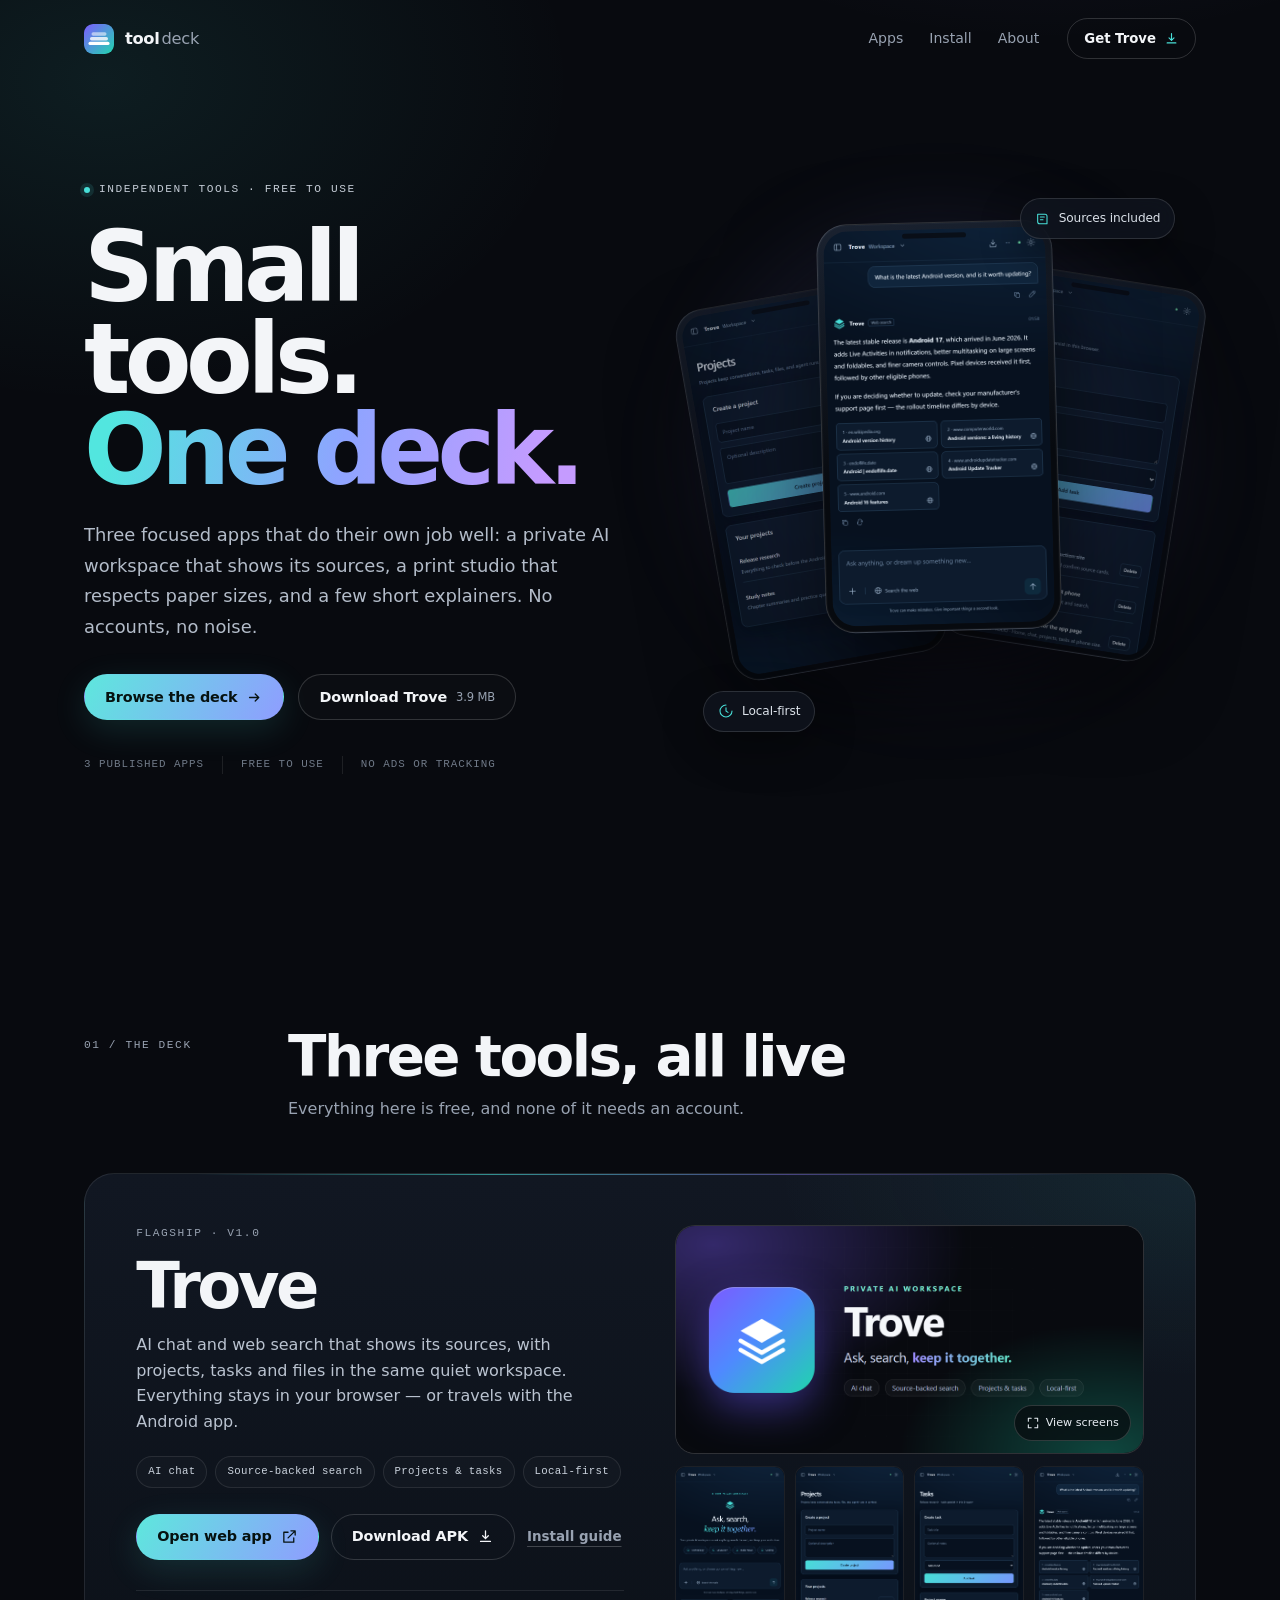
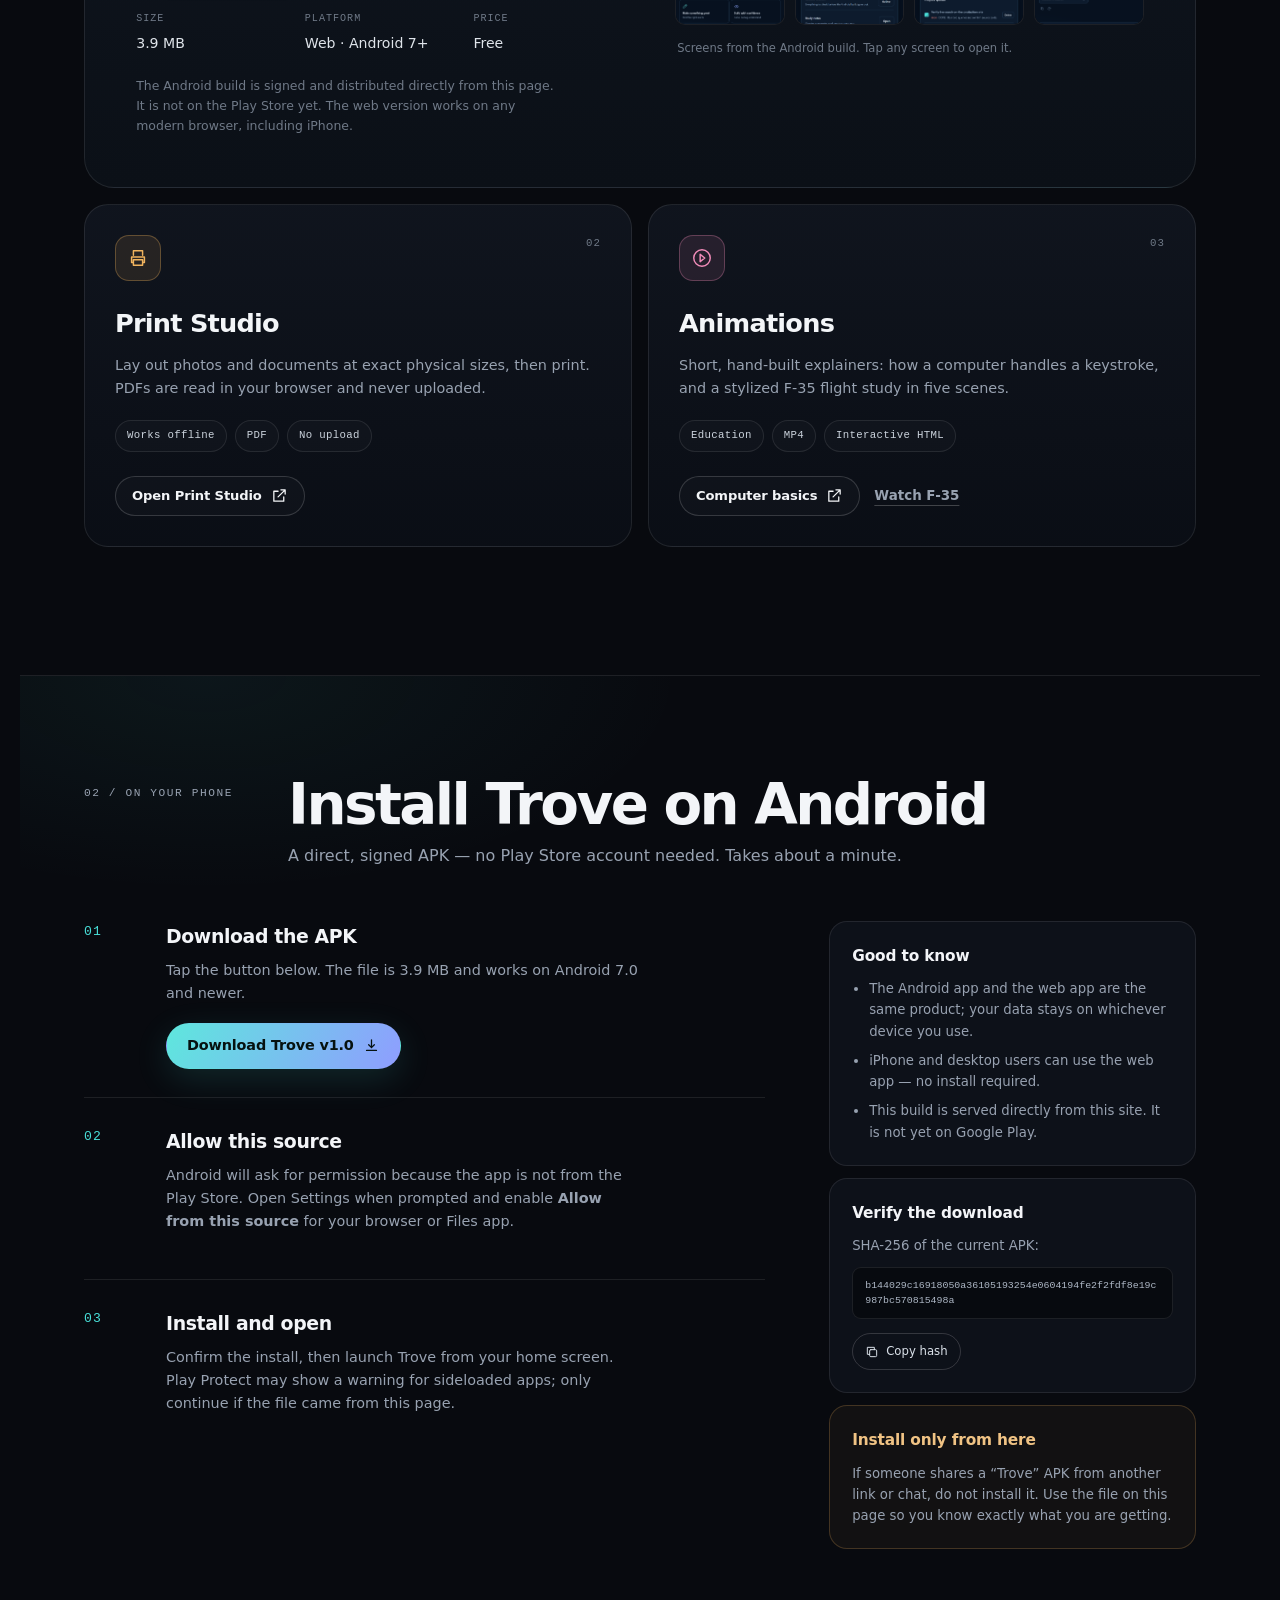
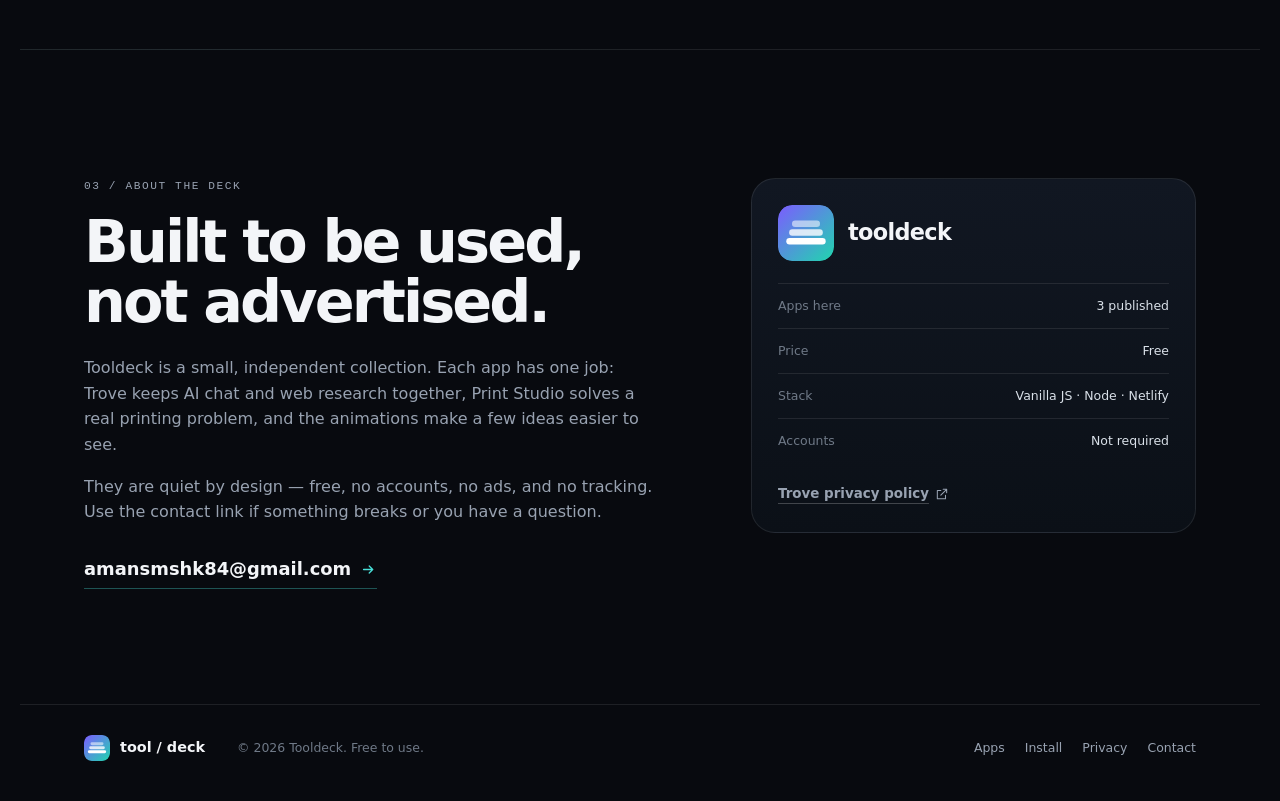
<file: index.html>
<!doctype html>
<html lang="en">
<head>
  <meta charset="utf-8">
  <meta name="viewport" content="width=device-width, initial-scale=1">
  <title>Tooldeck — small tools, one deck</title>
  <meta name="description" content="Tooldeck is a small collection of independent, free tools: Trove for private AI chat and source-backed search, Print Studio for exact-size printing, and short explainer animations.">
  <meta name="theme-color" content="#080a0f">
  <link rel="canonical" href="https://aman-sys-code.github.io/aman-apps/">
  <link rel="icon" href="assets/tooldeck-mark.svg" type="image/svg+xml">
  <link rel="apple-touch-icon" href="assets/trove-icon-512.png">
  <meta property="og:type" content="website">
  <meta property="og:site_name" content="Tooldeck">
  <meta property="og:title" content="Tooldeck — small tools, one deck">
  <meta property="og:description" content="A private AI workspace with sources, an offline print studio, and short explainers. Free, focused, no account needed.">
  <meta property="og:url" content="https://aman-sys-code.github.io/aman-apps/">
  <meta property="og:image" content="https://aman-sys-code.github.io/aman-apps/assets/trove-feature.png">
  <meta property="og:image:width" content="1024">
  <meta property="og:image:height" content="500">
  <meta name="twitter:card" content="summary_large_image">
  <meta name="twitter:title" content="Tooldeck — small tools, one deck">
  <meta name="twitter:description" content="A private AI workspace with sources, an offline print studio, and short explainers.">
  <meta name="twitter:image" content="https://aman-sys-code.github.io/aman-apps/assets/trove-feature.png">
  <link rel="stylesheet" href="styles.css">
  <script type="application/ld+json">
  {
    "@context": "https://schema.org",
    "@type": "ItemList",
    "name": "Tooldeck",
    "url": "https://aman-sys-code.github.io/aman-apps/",
    "itemListElement": [
      {
        "@type": "ListItem",
        "position": 1,
        "item": {
          "@type": "SoftwareApplication",
          "name": "Trove",
          "applicationCategory": "ProductivityApplication",
          "operatingSystem": "Web, Android",
          "description": "A private workspace for AI chat, source-backed web search, projects, tasks and files.",
          "offers": { "@type": "Offer", "price": "0", "priceCurrency": "INR" },
          "url": "https://dazzling-daffodil-7eb85a.netlify.app/"
        }
      },
      {
        "@type": "ListItem",
        "position": 2,
        "item": {
          "@type": "SoftwareApplication",
          "name": "Print Studio",
          "applicationCategory": "UtilitiesApplication",
          "operatingSystem": "Web",
          "description": "An offline tool for laying out photos and documents at exact physical print sizes.",
          "offers": { "@type": "Offer", "price": "0", "priceCurrency": "INR" },
          "url": "https://aman-sys-code.github.io/aman-apps/apps/print-studio/"
        }
      },
      {
        "@type": "ListItem",
        "position": 3,
        "item": {
          "@type": "SoftwareApplication",
          "name": "Animations",
          "applicationCategory": "EducationalApplication",
          "operatingSystem": "Web",
          "description": "Short, hand-built explainers on how computers work and a stylized F-35 flight study.",
          "offers": { "@type": "Offer", "price": "0", "priceCurrency": "INR" },
          "url": "https://aman-sys-code.github.io/aman-apps/apps/animations/computer-basics.html"
        }
      }
    ]
  }
  </script>
</head>
<body>
  <a class="skip-link" href="#main">Skip to content</a>

  <header class="site-head" id="site-head">
    <a class="brand" href="#top" aria-label="Tooldeck home">
      <img src="assets/tooldeck-mark.svg" alt="" width="30" height="30">
      <span>tool<em>deck</em></span>
    </a>
    <nav class="site-nav" aria-label="Main">
      <a href="#apps">Apps</a>
      <a href="#install">Install</a>
      <a href="#about">About</a>
    </nav>
    <a class="head-cta" href="apps/trove.apk" download>
      Get Trove
      <svg viewBox="0 0 24 24" aria-hidden="true"><path d="M12 4v11m-4-4 4 4 4-4M5 19h14"/></svg>
    </a>
  </header>

  <main id="main">
    <section class="hero" id="top">
      <div class="hero-copy">
        <p class="eyebrow"><span class="pulse"></span> Independent tools · free to use</p>
        <h1>Small tools.<br><span class="grad">One deck.</span></h1>
        <p class="lede">Three focused apps that do their own job well: a private AI workspace that shows its sources, a print studio that respects paper sizes, and a few short explainers. No accounts, no noise.</p>
        <div class="hero-actions">
          <a class="btn btn-primary" href="#apps">
            Browse the deck
            <svg viewBox="0 0 24 24" aria-hidden="true"><path d="M5 12h13m-5-5 5 5-5 5"/></svg>
          </a>
          <a class="btn btn-ghost" href="apps/trove.apk" download>
            Download Trove
            <span class="btn-note">3.9 MB</span>
          </a>
        </div>
        <ul class="hero-meta">
          <li>3 published apps</li>
          <li>Free to use</li>
          <li>No ads or tracking</li>
        </ul>
      </div>

      <div class="hero-visual" aria-hidden="true">
        <div class="glow"></div>
        <figure class="phone phone-left">
          <img src="assets/screenshots/03.png" alt="" width="900" height="1600" loading="lazy">
        </figure>
        <figure class="phone phone-main">
          <img src="assets/screenshots/02.png" alt="" width="900" height="1600">
        </figure>
        <figure class="phone phone-right">
          <img src="assets/screenshots/04.png" alt="" width="900" height="1600" loading="lazy">
        </figure>
        <span class="float-chip chip-one">
          <svg viewBox="0 0 24 24"><path d="M4 5h11a3 3 0 0 1 3 3v11H7a3 3 0 0 1-3-3zM8 9h6M8 13h4"/></svg>
          Sources included
        </span>
        <span class="float-chip chip-two">
          <svg viewBox="0 0 24 24"><path d="M12 3a9 9 0 1 0 9 9M12 7v5l3 2"/></svg>
          Local-first
        </span>
      </div>
    </section>

    <section class="section" id="apps">
      <header class="section-head reveal">
        <p class="index-label">01 / The deck</p>
        <div>
          <h2>Three tools, all live</h2>
          <p>Everything here is free, and none of it needs an account.</p>
        </div>
      </header>

      <article class="feature reveal" id="trove">
        <div class="feature-copy">
          <p class="index-label">Flagship · v1.0</p>
          <h3>Trove</h3>
          <p class="feature-lede">AI chat and web search that shows its sources, with projects, tasks and files in the same quiet workspace. Everything stays in your browser — or travels with the Android app.</p>
          <ul class="chips">
            <li>AI chat</li>
            <li>Source-backed search</li>
            <li>Projects &amp; tasks</li>
            <li>Local-first</li>
          </ul>
          <div class="actions">
            <a class="btn btn-primary" href="https://dazzling-daffodil-7eb85a.netlify.app" target="_blank" rel="noopener">
              Open web app
              <svg viewBox="0 0 24 24" aria-hidden="true"><path d="M14 4h6v6M20 4 10 14M18 14v6H4V6h6"/></svg>
            </a>
            <a class="btn btn-outline" href="apps/trove.apk" download>
              Download APK
              <svg viewBox="0 0 24 24" aria-hidden="true"><path d="M12 4v11m-4-4 4 4 4-4M5 19h14"/></svg>
            </a>
            <a class="text-link" href="#install">Install guide</a>
          </div>
          <dl class="facts">
            <div><dt>Size</dt><dd>3.9 MB</dd></div>
            <div><dt>Platform</dt><dd>Web · Android 7+</dd></div>
            <div><dt>Price</dt><dd>Free</dd></div>
          </dl>
          <p class="fineprint">The Android build is signed and distributed directly from this page. It is not on the Play Store yet. The web version works on any modern browser, including iPhone.</p>
        </div>

        <div class="feature-gallery">
          <button class="screen-main" type="button" data-shot="assets/screenshots/02.png" data-caption="Chat with sources — Trove">
            <img src="assets/trove-feature.png" alt="Trove artwork: ask, search, keep it together" width="1024" height="500">
            <span class="expand-hint">
              <svg viewBox="0 0 24 24" aria-hidden="true"><path d="M9 4H4v5M15 4h5v5M9 20H4v-5M15 20h5v-5"/></svg>
              View screens
            </span>
          </button>
          <div class="screen-strip" role="group" aria-label="More Trove screenshots">
            <button type="button" data-shot="assets/screenshots/01.png" data-caption="The start of a session — Trove"><img src="assets/screenshots/01.png" alt="Trove home screen" width="900" height="1600" loading="lazy"></button>
            <button type="button" data-shot="assets/screenshots/03.png" data-caption="Projects — Trove"><img src="assets/screenshots/03.png" alt="Trove projects screen" width="900" height="1600" loading="lazy"></button>
            <button type="button" data-shot="assets/screenshots/04.png" data-caption="Tasks — Trove"><img src="assets/screenshots/04.png" alt="Trove tasks screen" width="900" height="1600" loading="lazy"></button>
            <button type="button" data-shot="assets/screenshots/02.png" data-caption="Chat with sources — Trove"><img src="assets/screenshots/02.png" alt="Trove chat answer with source cards" width="900" height="1600" loading="lazy"></button>
          </div>
          <p class="gallery-note">Screens from the Android build. Tap any screen to open it.</p>
        </div>
      </article>

      <div class="app-grid">
        <article class="app-card reveal" style="--accent:#f0b35e">
          <div class="card-top">
            <span class="glyph" aria-hidden="true">
              <svg viewBox="0 0 24 24"><path d="M7 9V4h10v5M7 17H5v-6h14v6h-2M7 14h10v6H7z"/></svg>
            </span>
            <span class="card-index">02</span>
          </div>
          <h3>Print Studio</h3>
          <p>Lay out photos and documents at exact physical sizes, then print. PDFs are read in your browser and never uploaded.</p>
          <ul class="chips"><li>Works offline</li><li>PDF</li><li>No upload</li></ul>
          <div class="card-actions">
            <a class="btn btn-small" href="apps/print-studio/" target="_blank" rel="noopener">
              Open Print Studio
              <svg viewBox="0 0 24 24" aria-hidden="true"><path d="M14 4h6v6M20 4 10 14M18 14v6H4V6h6"/></svg>
            </a>
          </div>
        </article>

        <article class="app-card reveal" style="--accent:#f08bb8">
          <div class="card-top">
            <span class="glyph" aria-hidden="true">
              <svg viewBox="0 0 24 24"><circle cx="12" cy="12" r="9"/><path d="m10 8 5 4-5 4z"/></svg>
            </span>
            <span class="card-index">03</span>
          </div>
          <h3>Animations</h3>
          <p>Short, hand-built explainers: how a computer handles a keystroke, and a stylized F-35 flight study in five scenes.</p>
          <ul class="chips"><li>Education</li><li>MP4</li><li>Interactive HTML</li></ul>
          <div class="card-actions">
            <a class="btn btn-small" href="apps/animations/computer-basics.html" target="_blank" rel="noopener">
              Computer basics
              <svg viewBox="0 0 24 24" aria-hidden="true"><path d="M14 4h6v6M20 4 10 14M18 14v6H4V6h6"/></svg>
            </a>
            <a class="text-link" href="apps/animations/f35-lightning-ii.mp4" target="_blank" rel="noopener">Watch F-35</a>
          </div>
        </article>
      </div>
    </section>

    <section class="section install" id="install">
      <header class="section-head reveal">
        <p class="index-label">02 / On your phone</p>
        <div>
          <h2>Install Trove on Android</h2>
          <p>A direct, signed APK — no Play Store account needed. Takes about a minute.</p>
        </div>
      </header>

      <div class="install-layout">
        <ol class="install-steps reveal">
          <li>
            <span class="step-num">01</span>
            <div>
              <h3>Download the APK</h3>
              <p>Tap the button below. The file is 3.9 MB and works on Android 7.0 and newer.</p>
              <a class="btn btn-primary" href="apps/trove.apk" download>
                Download Trove v1.0
                <svg viewBox="0 0 24 24" aria-hidden="true"><path d="M12 4v11m-4-4 4 4 4-4M5 19h14"/></svg>
              </a>
            </div>
          </li>
          <li>
            <span class="step-num">02</span>
            <div>
              <h3>Allow this source</h3>
              <p>Android will ask for permission because the app is not from the Play Store. Open Settings when prompted and enable <strong>Allow from this source</strong> for your browser or Files app.</p>
            </div>
          </li>
          <li>
            <span class="step-num">03</span>
            <div>
              <h3>Install and open</h3>
              <p>Confirm the install, then launch Trove from your home screen. Play Protect may show a warning for sideloaded apps; only continue if the file came from this page.</p>
            </div>
          </li>
        </ol>

        <aside class="install-aside reveal">
          <div class="aside-block">
            <h3>Good to know</h3>
            <ul>
              <li>The Android app and the web app are the same product; your data stays on whichever device you use.</li>
              <li>iPhone and desktop users can use the web app — no install required.</li>
              <li>This build is served directly from this site. It is not yet on Google Play.</li>
            </ul>
          </div>
          <div class="aside-block verify">
            <h3>Verify the download</h3>
            <p>SHA-256 of the current APK:</p>
            <code id="apk-hash">b144029c16918050a36105193254e0604194fe2f2fdf8e19c987bc570815498a</code>
            <button class="copy-btn" type="button" data-copy="#apk-hash">
              <svg viewBox="0 0 24 24" aria-hidden="true"><rect x="8" y="8" width="12" height="12" rx="2"/><path d="M16 8V4H4v12h4"/></svg>
              <span>Copy hash</span>
            </button>
          </div>
          <div class="aside-block warn">
            <h3>Install only from here</h3>
            <p>If someone shares a “Trove” APK from another link or chat, do not install it. Use the file on this page so you know exactly what you are getting.</p>
          </div>
        </aside>
      </div>
    </section>

    <section class="section about" id="about">
      <div class="about-grid">
        <div class="about-copy reveal">
          <p class="index-label">03 / About the deck</p>
          <h2>Built to be used,<br>not advertised.</h2>
          <p>Tooldeck is a small, independent collection. Each app has one job: Trove keeps AI chat and web research together, Print Studio solves a real printing problem, and the animations make a few ideas easier to see.</p>
          <p>They are quiet by design — free, no accounts, no ads, and no tracking. Use the contact link if something breaks or you have a question.</p>
          <a class="mail-link" href="mailto:amansmshk84@gmail.com">
            amansmshk84@gmail.com
            <svg viewBox="0 0 24 24" aria-hidden="true"><path d="M5 12h13m-5-5 5 5-5 5"/></svg>
          </a>
        </div>
        <div class="about-card reveal">
          <div class="about-mark">
            <img src="assets/tooldeck-mark.svg" alt="" width="56" height="56">
            <span>tooldeck</span>
          </div>
          <dl>
            <div><dt>Apps here</dt><dd>3 published</dd></div>
            <div><dt>Price</dt><dd>Free</dd></div>
            <div><dt>Stack</dt><dd>Vanilla JS · Node · Netlify</dd></div>
            <div><dt>Accounts</dt><dd>Not required</dd></div>
          </dl>
          <a class="text-link" href="https://dazzling-daffodil-7eb85a.netlify.app/privacy.html" target="_blank" rel="noopener">
            Trove privacy policy
            <svg viewBox="0 0 24 24" aria-hidden="true"><path d="M14 4h6v6M20 4 10 14M18 14v6H4V6h6"/></svg>
          </a>
        </div>
      </div>
    </section>
  </main>

  <footer class="site-foot">
    <div class="foot-brand">
      <img src="assets/tooldeck-mark.svg" alt="" width="26" height="26">
      <span>tool / deck</span>
    </div>
    <p>© 2026 Tooldeck. Free to use.</p>
    <nav aria-label="Footer">
      <a href="#apps">Apps</a>
      <a href="#install">Install</a>
      <a href="https://dazzling-daffodil-7eb85a.netlify.app/privacy.html" target="_blank" rel="noopener">Privacy</a>
      <a href="mailto:amansmshk84@gmail.com">Contact</a>
    </nav>
  </footer>

  <dialog class="shot-dialog" id="shot-dialog" aria-label="Screenshot viewer">
    <div class="dialog-bar">
      <span id="shot-caption">Trove</span>
      <div class="dialog-controls">
        <button type="button" id="shot-prev" aria-label="Previous screenshot">
          <svg viewBox="0 0 24 24" aria-hidden="true"><path d="m15 5-7 7 7 7"/></svg>
        </button>
        <button type="button" id="shot-next" aria-label="Next screenshot">
          <svg viewBox="0 0 24 24" aria-hidden="true"><path d="m9 5 7 7-7 7"/></svg>
        </button>
        <button type="button" id="shot-close" aria-label="Close screenshot viewer">
          <svg viewBox="0 0 24 24" aria-hidden="true"><path d="m6 6 12 12M18 6 6 18"/></svg>
        </button>
      </div>
    </div>
    <img id="shot-image" src="assets/screenshots/02.png" alt="Trove screenshot" width="900" height="1600">
  </dialog>

  <script src="script.js" defer></script>
</body>
</html>
</file>
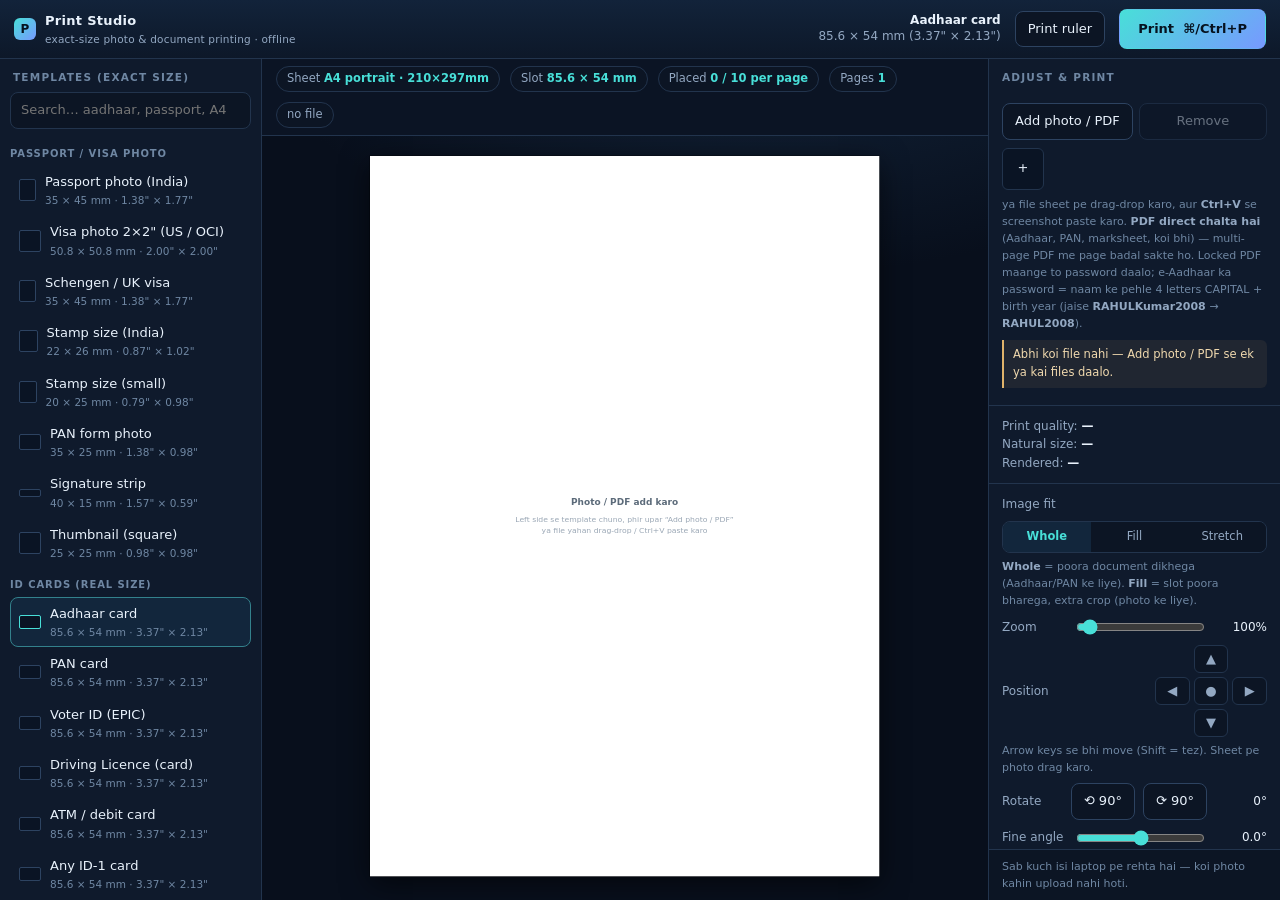
<file: apps/print-studio/index.html>
<!doctype html>
<html lang="en">
<head>
<meta charset="utf-8">
<meta name="viewport" content="width=device-width, initial-scale=1">
<link rel="icon" href="data:image/svg+xml,<svg xmlns='http://www.w3.org/2000/svg' viewBox='0 0 32 32'><rect width='32' height='32' rx='8' fill='%2348dfd8'/><text x='16' y='23' font-family='Arial,sans-serif' font-size='19' font-weight='700' text-anchor='middle' fill='%2306121f'>P</text></svg>">
<title>Print Studio — exact size photo &amp; document printing</title>
<style>
*{box-sizing:border-box}
:root{
  --bg:#0a1120;--panel:#0f1a2c;--panel2:#0c1524;--line:#22344d;--line2:#2d4361;
  --text:#e9f2fc;--muted:#93a8c2;--sub:#6f87a3;
  --accent:#48dfd8;--accent2:#7799ff;--warn:#e0b36a;--danger:#ff8a80;--ok:#72e6ad;
}
html,body{height:100%;margin:0}
body{background:var(--bg);color:var(--text);font:13px/1.55 system-ui,"Segoe UI",Roboto,Arial,sans-serif;overflow:hidden}
button,input,select{font:inherit;color:inherit}
.app{display:flex;flex-direction:column;height:100%}

.topbar{display:flex;align-items:center;gap:14px;padding:9px 14px;background:linear-gradient(180deg,#12233a,#0d1829);border-bottom:1px solid var(--line);flex:0 0 auto}
.brand{display:flex;align-items:center;gap:9px;font-weight:700;letter-spacing:.3px}
.brand .dot{width:22px;height:22px;border-radius:6px;background:linear-gradient(135deg,var(--accent),var(--accent2));display:grid;place-items:center;color:#06121f;font-size:12px;font-weight:800}
.brand small{display:block;font-weight:400;color:var(--muted);font-size:10.5px;letter-spacing:.2px}
.spacer{flex:1}
.now{color:var(--muted);font-size:12px;text-align:right;line-height:1.3}
.now b{color:var(--text);font-weight:600}
.btn{background:var(--panel2);border:1px solid var(--line2);color:var(--text);border-radius:8px;padding:7px 12px;cursor:pointer;transition:.15s;white-space:nowrap}
.btn:hover{border-color:var(--accent);color:var(--accent)}
.btn.primary{background:linear-gradient(135deg,var(--accent),var(--accent2));border-color:transparent;color:#06121f;font-weight:700;padding:9px 18px}
.btn.primary:hover{filter:brightness(1.1);color:#06121f}
.btn:disabled{opacity:.4;cursor:not-allowed}
.btn:disabled:hover{border-color:var(--line2);color:var(--text)}

.main{flex:1;display:grid;grid-template-columns:262px 1fr 292px;min-height:0}
.side{background:var(--panel);min-height:0;display:flex;flex-direction:column}
.side.left{border-right:1px solid var(--line)}
.side.right{border-left:1px solid var(--line)}
.side h2{margin:0;padding:10px 13px 7px;font-size:10.5px;letter-spacing:1.2px;text-transform:uppercase;color:var(--sub);font-weight:700;flex:0 0 auto}
.scroll{overflow:auto;flex:1;min-height:0;padding:0 10px 14px}
.scroll::-webkit-scrollbar{width:9px}
.scroll::-webkit-scrollbar-thumb{background:#1d2f47;border-radius:9px}

.search{position:sticky;top:0;background:var(--panel);padding:0 0 8px;z-index:2}
.search input{width:100%;background:var(--panel2);border:1px solid var(--line);border-radius:8px;padding:7px 10px;outline:none}
.search input:focus{border-color:var(--accent)}
.grp{margin:9px 0 4px;font-size:10px;letter-spacing:.9px;text-transform:uppercase;color:var(--sub);font-weight:700}
.tpl{display:flex;align-items:center;gap:9px;width:100%;text-align:left;background:transparent;border:1px solid transparent;border-radius:8px;padding:6px 8px;cursor:pointer;transition:.12s}
.tpl:hover{background:var(--panel2);border-color:var(--line)}
.tpl.on{background:#12263c;border-color:color-mix(in srgb,var(--accent) 45%,var(--line))}
.tpl .nm{flex:1;min-width:0}
.tpl .nm span{display:block;overflow:hidden;text-overflow:ellipsis;white-space:nowrap}
.tpl .nm em{display:block;font-style:normal;color:var(--sub);font-size:10.5px}
.tpl .box{flex:0 0 auto;border:1.5px solid var(--line2);border-radius:2px;background:#0a1424}
.tpl.on .box{border-color:var(--accent)}

.stage{display:flex;flex-direction:column;min-width:0;background:radial-gradient(900px 500px at 70% -10%,#14273f 0%,rgba(20,39,63,0) 60%),#080f1c}
.stagebar{display:flex;align-items:center;gap:10px;padding:7px 14px;border-bottom:1px solid var(--line);background:#0b1424;flex:0 0 auto;flex-wrap:wrap}
.pill{background:var(--panel2);border:1px solid var(--line);border-radius:999px;padding:3px 10px;color:var(--muted);font-size:11.5px}
.pill b{color:var(--accent);font-weight:600}
.viewport{flex:1;min-height:0;overflow:auto;display:flex;justify-content:center;align-items:flex-start;padding:20px}
.viewport::-webkit-scrollbar{width:11px;height:11px}
.viewport::-webkit-scrollbar-thumb{background:#1d2f47;border-radius:9px}
.scaler{position:relative;flex:0 0 auto}
#sheetHost{position:absolute;top:0;left:0;transform-origin:0 0}
.sheet{position:relative;background:#fff;box-shadow:0 12px 44px #0009,0 0 0 1px #0006;overflow:hidden;margin:0 0 14px}
.sheet:last-child{margin-bottom:0}
.sheetLabel{position:absolute;left:0;bottom:-15px;font-size:11px;color:var(--muted)}
.slot{position:absolute;overflow:hidden}
.slot.cut{outline:.2mm dashed #b9b9b9;outline-offset:0}
.slot.sel{box-shadow:inset 0 0 0 .25mm #48dfd8}
.mk{position:absolute;pointer-events:none}
.mk i{position:absolute;background:#000;display:block}
.ph{position:absolute}
.ph img{display:block;width:100%;height:100%}
.empty{position:absolute;inset:0;display:grid;place-content:center;text-align:center;color:#9aa7b5;gap:6px;pointer-events:none}
.empty b{color:#5c6b7a;font-size:14px}
.drop{position:absolute;inset:0;background:#48dfd822;border:2px dashed var(--accent);display:none;place-content:center;text-align:center;color:var(--accent);font-weight:700;z-index:5;border-radius:4px}
.drop.on{display:grid}

.sec{border-top:1px solid var(--line);padding:11px 13px}
.sec:first-child{border-top:0}
.row{display:flex;align-items:center;gap:8px;margin:7px 0}
.row label{flex:1;color:var(--muted);font-size:12px}
.row .val{color:var(--text);font-variant-numeric:tabular-nums;min-width:52px;text-align:right;font-size:12px}
input[type=range]{flex:1.4;accent-color:var(--accent);height:18px}
input[type=number],input[type=text],select{background:var(--panel2);border:1px solid var(--line);border-radius:6px;padding:4px 7px;width:74px;outline:none}
input[type=text]{width:100%}
input:focus,select:focus{border-color:var(--accent)}
.seg{display:flex;gap:0;border:1px solid var(--line);border-radius:8px;overflow:hidden}
.seg button{flex:1;background:var(--panel2);border:0;padding:6px 4px;cursor:pointer;color:var(--muted);font-size:11.5px}
.seg button.on{background:#12263c;color:var(--accent);font-weight:600}
.nudge{display:grid;grid-template-columns:repeat(3,1fr);gap:4px;width:112px}
.nudge button{background:var(--panel2);border:1px solid var(--line);border-radius:6px;padding:3px 0;cursor:pointer;color:var(--muted)}
.nudge button:hover{color:var(--accent);border-color:var(--accent)}
.chk{display:flex;align-items:center;gap:8px;cursor:pointer;color:var(--muted);font-size:12px}
.chk input{accent-color:var(--accent);width:15px;height:15px}
.warn{border-left:2px solid var(--warn);background:#e0b36a14;padding:6px 9px;border-radius:0 6px 6px 0;margin:6px 0;color:#f0d9ae;font-size:11.5px}
.warn.bad{border-color:var(--danger);background:#ff8a8014;color:#ffc9c4}
.warn.good{border-color:var(--ok);background:#72e6ad12;color:#bdf3d8}
.meter{font-size:12px;color:var(--muted)}
.meter b{color:var(--text);font-variant-numeric:tabular-nums}
.meter b.low{color:var(--warn)}
.meter b.bad{color:var(--danger)}
.meter b.ok{color:var(--ok)}
.tips{font-size:11.5px;color:var(--muted);background:var(--panel2);border:1px solid var(--line);border-radius:8px;padding:9px 10px}
.tips ol{margin:5px 0 0;padding-left:17px}
.tips li{margin:3px 0}
.tips b{color:var(--accent);font-weight:600}
.filebar{display:flex;gap:6px}
.filebar .btn{flex:1;text-align:center}
.privacy{font-size:11px;color:var(--sub);padding:8px 13px;border-top:1px solid var(--line);background:var(--panel2)}

.strip{display:flex;gap:6px;flex-wrap:wrap;margin-top:8px}
.thumb{position:relative;width:42px;height:42px;border:1px solid var(--line);border-radius:6px;overflow:hidden;background:#0a1424;cursor:pointer;padding:0}
.thumb img{width:100%;height:100%;object-fit:contain;display:block}
.thumb.on{border-color:var(--accent);box-shadow:0 0 0 1px var(--accent)}
.thumb b{position:absolute;left:0;bottom:0;font-size:9px;background:#000a;padding:0 3px;color:#fff;font-weight:600}
.thumb .x{position:absolute;right:0;top:0;background:#000b;color:#fff;border:0;font-size:10px;line-height:1;padding:2px 3px;cursor:pointer;border-radius:0 0 0 5px}
.thumb .add{border-style:dashed;color:var(--sub);display:grid;place-items:center;font-size:16px}
.cropwrap{position:relative;margin:8px auto 0;background:#0a1424;display:flex;justify-content:center;align-items:center;overflow:hidden;touch-action:none;border-radius:6px}
.cropwin{position:absolute;border:1.2px solid var(--accent);background:#48dfd81f;cursor:move}
.cropwin i{position:absolute;right:-1px;bottom:-1px;width:11px;height:11px;background:var(--accent);border-radius:0 0 5px 0;cursor:nwse-resize}
.crophint{position:absolute;left:0;top:0;background:#000a;color:#cfe6ff;font-size:10.5px;padding:1px 5px;border-radius:0 0 6px 0;pointer-events:none}
.persp .cropwin{cursor:crosshair}
.pc{position:absolute;width:13px;height:13px;border-radius:50%;background:var(--accent2);border:2px solid #fff;transform:translate(-50%,-50%);cursor:grab;z-index:3}

/* sheet pe direct drag karne ka cursor */
.sheet.hasImage{cursor:move}

/* Calibration sheet: only visible while printing the ruler */
#calSheet{display:none}
.calBox{position:absolute;left:12mm;top:12mm;width:100mm;height:100mm;border:.4mm solid #000}
.calTick{position:absolute;background:#000}
.calLbl{position:absolute;color:#000;font-family:Arial,sans-serif}
.calLine{position:absolute;left:12mm;top:125mm;width:50mm;height:.4mm;background:#000}

/* phone / tablet: panels stack ho jaate hain, page scroll karta hai */
@media screen and (max-width:900px){
  body{overflow:auto}
  .app{height:auto;min-height:100%}
  .main{display:flex;flex-direction:column;grid-template-columns:none}
  .stage{order:1;height:56vh;min-height:300px;border-bottom:1px solid var(--line)}
  .side{border:0}
  .side.left{order:2}
  .side.right{order:3;border-top:1px solid var(--line)}
  .side.left,.side.right{border-bottom:1px solid var(--line)}
  .side h2{position:sticky;top:0;background:var(--panel);z-index:2}
  .scroll{overflow:visible;flex:0 0 auto;padding-bottom:10px}
  .side.left .scroll{max-height:46vh;overflow:auto}
  #tplList{display:flex;flex-wrap:wrap;gap:4px}
  #tplList .grp{width:100%;margin:8px 0 2px}
  #tplList .tpl{flex:1 1 46%;width:auto}
  #tplList .tpl .box{display:none}
  .viewport{padding:10px}
  .topbar{flex-wrap:wrap;gap:8px}
  .now{display:none}
  .btn{padding:9px 13px}
  .seg button{padding:9px 6px}
  .nudge button{padding:7px 0}
  input[type=number],input[type=text],select{padding:8px 7px}
  input[type=range]{height:26px}
  .chk input{width:19px;height:19px}
  .thumb{width:52px;height:52px}
}

@media print{
  html,body{height:auto;overflow:visible;background:#fff}
  .topbar,.side,.stagebar,.drop,.privacy,.sheetLabel{display:none!important}
  .app,.main,.stage,.viewport{display:block!important;height:auto!important;min-height:0!important;overflow:visible!important;padding:0!important;margin:0!important;background:#fff!important}
  .scaler{position:static!important;width:auto!important;height:auto!important}
  #sheetHost{position:static!important;transform:none!important;width:auto!important;height:auto!important}
  .sheet{position:relative!important;box-shadow:none!important;margin:0!important;break-after:page;break-inside:avoid;
         transform:scale(var(--calx,1),var(--caly,1))!important;transform-origin:0 0!important}
  .sheet:last-child{break-after:auto}
  .noPrint{display:none!important}
  .slot.sel{box-shadow:none!important}
  .slot.marks{outline:0!important}
  .cropwin,.crophint,.pc{display:none!important}
  .empty{display:none!important}
  body.calprint .viewport{display:none!important}
  body.calprint #calSheet{display:block!important;position:relative;width:210mm;height:297mm;background:#fff}
  body.calprint #sheetHost{display:none!important}
}
</style>
</head>
<body>
<div class="app">

  <div class="topbar">
    <div class="brand">
      <div class="dot">P</div>
      <div>Print Studio<small>exact-size photo &amp; document printing · offline</small></div>
    </div>
    <div class="spacer"></div>
    <div class="now" id="nowTpl">—</div>
    <button class="btn" id="btnRuler" title="Print a 100 mm box to calibrate your printer">Print ruler</button>
    <button class="btn primary" id="btnPrint">Print&nbsp;&nbsp;⌘/Ctrl+P</button>
  </div>

  <div class="main">

    <!-- LEFT: templates -->
    <aside class="side left">
      <h2>Templates (exact size)</h2>
      <div class="scroll">
        <div class="search"><input id="q" type="search" aria-label="Template search" placeholder="Search… aadhaar, passport, A4" autocomplete="off"></div>
        <div id="tplList"></div>
        <div class="grp">Custom size</div>
        <div style="display:flex;flex-direction:column;gap:6px">
          <input type="text" id="cName" aria-label="Custom template ka naam" placeholder="Name (e.g. Mini Aadhaar)">
          <div class="row" style="margin:0">
            <label style="flex:0 0 auto" for="cW">W</label><input type="number" id="cW" min="5" max="500" step="0.1" value="54" style="width:66px">
            <label style="flex:0 0 auto" for="cH">H</label><input type="number" id="cH" min="5" max="500" step="0.1" value="34" style="width:66px">
          </div>
          <div style="color:var(--sub);font-size:11px">millimetre me. Save karne ke baad list me permanent rahega.</div>
          <div class="filebar">
            <button class="btn" id="btnSaveCustom">Save template</button>
            <button class="btn" id="btnDelCustom" title="Delete selected custom template">Delete</button>
          </div>
        </div>
      </div>
    </aside>

    <!-- CENTER: sheet -->
    <section class="stage">
      <div class="stagebar">
        <span class="pill">Sheet <b id="pillSheet">A4</b></span>
        <span class="pill">Slot <b id="pillSlot">—</b></span>
        <span class="pill">Placed <b id="pillCopies">—</b></span>
        <span class="pill">Pages <b id="pillPages">1</b></span>
        <div class="spacer" style="flex:1"></div>
        <span class="pill" id="pillFile">no file</span>
      </div>
      <div class="viewport" id="viewport">
        <div class="scaler" id="scaler">
          <div id="sheetHost"></div>
        </div>
        <div class="drop" id="drop">Photo / PDF yahan chhodo</div>
      </div>
    </section>

    <!-- RIGHT: adjust -->
    <aside class="side right">
      <h2>Adjust &amp; print</h2>
      <div class="scroll" style="padding:0">

        <div class="sec">
          <div class="filebar">
            <button class="btn" id="btnPick" aria-label="Photo ya PDF file chuno">Add photo / PDF</button>
            <button class="btn" id="btnClear" disabled aria-label="Selected file hatao">Remove</button>
          </div>
          <div class="strip" id="strip"></div>
          <div style="color:var(--sub);font-size:11px;margin-top:6px" id="stripHint">Ek saath kai files add kar sakte ho — thumbnail pe click karke select karo.</div>
          <div style="color:var(--sub);font-size:11px;margin-top:6px">ya file sheet pe drag-drop karo, aur <b style="color:var(--muted)">Ctrl+V</b> se screenshot paste karo. <b style="color:var(--muted)">PDF direct chalta hai</b> (Aadhaar, PAN, marksheet, koi bhi) — multi-page PDF me page badal sakte ho. Locked PDF maange to password daalo; e-Aadhaar ka password = naam ke pehle 4 letters CAPITAL + birth year (jaise <b style="color:var(--muted)">RAHULKumar2008</b> → <b style="color:var(--muted)">RAHUL2008</b>).</div>

          <div id="pdfBox" style="display:none">
            <div class="row" style="margin-top:9px"><label>PDF page</label>
              <button class="btn" id="pdfPrev" title="Pichla page">◀</button>
              <span class="val" id="pdfLbl" style="min-width:64px">— / —</span>
              <button class="btn" id="pdfNext" title="Agla page">▶</button>
            </div>
            <div class="row"><label for="pdfDpi">Render quality</label><input type="range" id="pdfDpi" min="120" max="400" step="10" value="300"><span class="val" id="pdfDpiV">300 dpi</span></div>
            <div class="filebar" style="margin-top:2px">
              <button class="btn" id="btnReal" title="PDF jitna asli mm size hai, print me bhi wahi rahe">Asli 1:1 size</button>
              <button class="btn" id="btnRealSlot" title="Poora PDF page slot me fit karo">Page fit</button>
            </div>
            <div class="filebar" style="margin-top:6px">
              <button class="btn" id="btnPdfAll" title="Is PDF ke saare page alag-alag files ki tarah add karo">Saare page add karo</button>
            </div>
            <div style="color:var(--sub);font-size:11px;margin-top:5px" id="pdfSize">—</div>
          </div>
          <div id="warns" style="margin-top:8px" role="status" aria-live="polite"></div>
        </div>

        <div class="sec">
          <div class="meter">Print quality: <b id="mDpi">—</b></div>
          <div class="meter">Natural size: <b id="mNat">—</b></div>
          <div class="meter">Rendered: <b id="mBox">—</b></div>
          <div class="meter" id="mAsliRow" style="display:none">Document ka asli size: <b id="mAsli">—</b></div>
        </div>

        <div class="sec">
          <div class="row" style="margin-top:0"><label>Image fit</label></div>
          <div class="seg" id="segFit" role="group" aria-label="Image fit">
            <button data-v="contain" class="on">Whole</button>
            <button data-v="cover">Fill</button>
            <button data-v="stretch">Stretch</button>
          </div>
          <div style="color:var(--sub);font-size:11px;margin-top:5px"><b style="color:var(--muted)">Whole</b> = poora document dikhega (Aadhaar/PAN ke liye). <b style="color:var(--muted)">Fill</b> = slot poora bharega, extra crop (photo ke liye).</div>

          <div class="row"><label for="zoom">Zoom</label><input type="range" id="zoom" min="0.2" max="16" step="0.01" value="1" aria-label="Zoom"><span class="val" id="zoomV">100%</span></div>
          <div class="row"><label>Position</label>
            <div class="nudge" role="group" aria-label="Position">
              <span></span><button data-n="up" title="Up" aria-label="Upar">▲</button><span></span>
              <button data-n="left" title="Left" aria-label="Baaye">◀</button><button data-n="reset" title="Reset" aria-label="Reset">●</button><button data-n="right" title="Right" aria-label="Daayein">▶</button>
              <span></span><button data-n="down" title="Down" aria-label="Neeche">▼</button><span></span>
            </div>
          </div>
          <div class="row" style="color:var(--sub);font-size:11px;margin-top:-2px">Arrow keys se bhi move (Shift = tez). Sheet pe photo drag karo.</div>
          <div class="row"><label>Rotate</label>
            <button class="btn" data-r="-90" aria-label="Left rotate">⟲ 90°</button>
            <button class="btn" data-r="90" aria-label="Right rotate">⟳ 90°</button>
            <span class="val" id="rotV">0°</span>
          </div>
          <div class="row"><label for="fine">Fine angle</label><input type="range" id="fine" min="-15" max="15" step="0.1" value="0" aria-label="Fine angle"><span class="val" id="fineV">0.0°</span></div>
          <div class="row"><label for="asliW">Is document ka asli size</label>
            <input type="number" id="asliW" min="5" max="500" step="0.1" placeholder="—" style="width:58px" aria-label="Asli width mm">
            <span class="val" style="min-width:8px">×</span>
            <input type="number" id="asliH" min="5" max="500" step="0.1" placeholder="—" style="width:58px" aria-label="Asli height mm">
            <span class="val">mm</span>
          </div>
          <div class="filebar" style="margin-top:2px">
            <button class="btn" id="btnAsliApply" title="Photo ko is original size par 1:1 print karo">1:1 size set karo</button>
          </div>
          <div style="color:var(--sub);font-size:11px;margin-top:5px">Photo me card kitna bada hona chahiye wo mm me likho (Aadhaar = 85.6 × 54) — tool zoom apne aap set kar dega. PDF me size apne aap pata chal jata hai.</div>
        </div>

        <div class="sec">
          <div class="row" style="margin-top:0"><label>Crop / sirf ek hissa chhapo</label></div>
          <div class="cropwrap" id="cropWrap" style="min-height:60px">
            <div style="color:var(--sub);font-size:11.5px;padding:8px">File add karo, phir yahan crop window dikhega.</div>
          </div>
          <div class="filebar" style="margin-top:8px">
            <button class="btn" id="btnCropAll" title="Poora document slot me">Poora</button>
            <button class="btn" id="btnCropSquare" title="Crop window ko beech me lao">Beech me</button>
            <button class="btn" id="btnCropHalf" title="2× andar zoom (crop chhota)">2× crop</button>
          </div>
          <div style="color:var(--sub);font-size:11px;margin-top:6px">Neela box <b style="color:var(--muted)">drag</b> karo = position, kone ka handle <b style="color:var(--muted)">drag</b> karo = kitna zoom/crop. Sirf box ke andar wala hissa print hoga.</div>
        </div>

        <div class="sec">
          <div class="row" style="margin-top:0"><label>Scan theek karo (photo/PDF copy)</label></div>
          <div class="row"><label for="fBright">Ujala (brightness)</label><input type="range" id="fBright" min="60" max="180" step="1" value="100" aria-label="Brightness"><span class="val" id="fBrightV">100%</span></div>
          <div class="row"><label for="fCont">Contrast</label><input type="range" id="fCont" min="60" max="200" step="1" value="100" aria-label="Contrast"><span class="val" id="fContV">100%</span></div>
          <div class="row"><label for="fSharp">Teekha (sharpen)</label><input type="range" id="fSharp" min="0" max="100" step="5" value="0" aria-label="Sharpen"><span class="val" id="fSharpV">0</span></div>
          <label class="chk" style="margin-top:6px"><input type="checkbox" id="fGrey"> Black &amp; white (photo copy jaisa)</label>
          <label class="chk" style="margin-top:6px"><input type="checkbox" id="fDeskew"> Kona theek karo (perspective) — sheet ke 4 kone chuno</label>
          <div class="filebar" style="margin-top:8px">
            <button class="btn" id="btnFixAuto" title="Auto levels + white border kaat do">Auto theek</button>
            <button class="btn" id="btnFixReset">Reset</button>
          </div>
          <div style="color:var(--sub);font-size:11px;margin-top:6px" id="fixNote">Ye sab print bhi isi tarah aayega (PNG/PDF me bhi).</div>
        </div>

        <div class="sec">
          <div class="row" style="margin-top:0"><label>Print on</label></div>
          <div class="seg" id="segKind" role="group" aria-label="Print mode">
            <button data-v="tile" class="on">Sheet (copies)</button>
            <button data-v="nup">N-up</button>
            <button data-v="page">Exact page</button>
          </div>

          <div class="row" id="rowSheet"><label for="sheetSel">Sheet size</label>
            <select id="sheetSel" aria-label="Sheet size" style="width:132px">
              <option value="a4">A4 portrait</option>
              <option value="a4l">A4 landscape</option>
              <option value="a3">A3</option>
              <option value="letter">US Letter</option>
              <option value="p4x6">Photo 4×6"</option>
              <option value="p5x7">Photo 5×7"</option>
              <option value="p6x8">Photo 6×8"</option>
              <option value="p35x5">Photo 3.5×5"</option>
              <option value="cust">Custom…</option>
            </select>
          </div>
          <div class="row" id="rowCustSheet" style="display:none">
            <label style="flex:0 0 auto" for="custSW">Sheet W</label><input type="number" id="custSW" min="20" max="1000" step="0.5" value="210" style="width:62px">
            <label style="flex:0 0 auto" for="custSH">H</label><input type="number" id="custSH" min="20" max="1000" step="0.5" value="297" style="width:62px">
            <span class="val">mm</span>
          </div>

          <div class="row" id="rowNup" style="display:none"><label for="nupSel">Pages per sheet</label>
            <select id="nupSel" aria-label="Pages per sheet" style="width:110px">
              <option value="1">1</option><option value="2">2</option><option value="4">4</option>
              <option value="6">6</option><option value="9">9</option>
            </select>
          </div>
          <label class="chk" id="rowEach" style="margin-top:8px"><input type="checkbox" id="tileEach"> Har file ki apni sheet (batch printing)</label>

          <div class="row"><label for="copies">Copies / kitni baar</label><input type="number" id="copies" min="1" max="999" step="1" value="1" aria-label="Copies"><span class="val" id="copiesMax">max —</span></div>
          <div class="row"><label for="gap">Gap</label><input type="number" id="gap" min="0" max="30" step="0.5" value="3" aria-label="Gap"><span class="val">mm</span></div>
          <div class="row"><label for="margin">Margin</label><input type="number" id="margin" min="0" max="40" step="0.5" value="6" aria-label="Margin"><span class="val">mm</span></div>

          <div class="row"><label for="cutSel">Cut marks</label>
            <select id="cutSel" aria-label="Cut marks" style="width:132px">
              <option value="dash">Dashed line</option>
              <option value="marks">Corner crop marks</option>
              <option value="none">Kuch nahi (clean)</option>
            </select>
          </div>
          <label class="chk" style="margin-top:8px"><input type="checkbox" id="booklet"> Booklet (2-per-sheet, fold karke kitaab)</label>
          <div class="row" id="rowDuplex"><label for="dupSel">Duplex</label>
            <select id="dupSel" aria-label="Duplex" style="width:132px">
              <option value="off">Off</option>
              <option value="odd">Pehle odd pages</option>
              <option value="even">Sirf even pages</option>
            </select>
          </div>
        </div>

        <div class="sec">
          <div class="row" style="margin-top:0"><label>Printer scale correction</label></div>
          <div class="row"><label for="calInX">Printed 100 mm naapi (chori)</label><input type="number" id="calInX" min="50" max="150" step="0.1" placeholder="—" style="width:62px"><span class="val">mm</span></div>
          <div class="row"><label for="calInY">Printed 100 mm naapi (lambai)</label><input type="number" id="calInY" min="50" max="150" step="0.1" placeholder="—" style="width:62px"><span class="val">mm</span></div>
          <div class="filebar">
            <button class="btn" id="btnCalApply">Apply</button>
            <button class="btn" id="btnCalReset">Reset (100%)</button>
          </div>
          <div class="meter" style="margin-top:7px">Correction: <b id="mCal">100.0% × 100.0%</b></div>
          <div style="color:var(--sub);font-size:11px;margin-top:4px">Har printer 1–3% scale badal deta hai. “Print ruler” se 100 mm ka box print karo, scale se naapo — chori aur lambai alag-alag daal sakte ho, sizes exact ho jayenge.</div>
        </div>

        <div class="sec">
          <div class="row" style="margin-top:0"><label>Job bachao / undo</label></div>
          <div class="filebar">
            <button class="btn" id="btnUndo" title="Pichhla step (Ctrl+Z)">Undo</button>
            <button class="btn" id="btnSaveJob" title="Sab settings + layout ek file me">Save job</button>
          </div>
          <div class="filebar" style="margin-top:6px">
            <button class="btn" id="btnLoadJob">Load job</button>
            <button class="btn" id="btnPng" title="Sheet ka PNG (300 dpi)">PNG export</button>
          </div>
          <input type="file" id="jobFile" accept="application/json,.json" aria-label="Job file (printjob.json) chuno" hidden>
        </div>

        <div class="sec">
          <div class="tips">
            <b>Print dialog me ye 3 setting zaroori hai</b>
            <ol>
              <li>Paper size: <b>A4</b></li>
              <li>Margins / Scale: <b>None / 100% (Actual size)</b> — “Fit to page” <u>off</u></li>
              <li>Printer: <b>EPSON L3210 Series</b></li>
            </ol>
            Warna size galat aayega. PDF chahiye to usi dialog me “Save as PDF”.
          </div>
        </div>

      </div>
      <div class="privacy">Sab kuch isi laptop pe rehta hai — koi photo kahin upload nahi hoti.</div>
    </aside>

  </div>
</div>

<input type="file" id="file" accept="image/*,application/pdf,.pdf" multiple aria-label="Photo ya PDF file chuno" hidden>
<style id="pageRule">@page{size:210mm 297mm;margin:0}</style>

<div id="calSheet">
  <div class="calBox" id="calBox"></div>
  <div class="calLbl" style="left:12mm;top:115mm;font-size:11px">100 mm &times; 100 mm — isko scale se naapo</div>
  <div class="calLine"></div>
  <div class="calLbl" style="left:12mm;top:127mm;font-size:11px">50 mm</div>
  <div class="calLbl" style="left:70mm;top:12mm;font-size:16px;font-weight:bold">PRINT STUDIO — CALIBRATION</div>
</div>

<script src="lib/pdf.min.js"></script>
<!-- pdf.worker.min.js sirf file:// par main-thread fallback ke liye lazy-load hota hai (pdfSetup) -->
<script>
"use strict";
const PXMM = 96 / 25.4;
const $ = (s, r = document) => r.querySelector(s);
const $$ = (s, r = document) => Array.from(r.querySelectorAll(s));
const mm = (n) => (Math.round(n * 100) / 100) + "mm";
const inOf = (n) => (n / 25.4).toFixed(2) + '"';
const LS_KEY = "print-studio:v1";

const TEMPLATES = [
  { id:"pp-in",   g:"Passport / visa photo", n:"Passport photo (India)",      w:35,    h:45,    kind:"tile", fit:"cover"   },
  { id:"pp-us",   g:"Passport / visa photo", n:'Visa photo 2×2" (US / OCI)',  w:50.8,  h:50.8,  kind:"tile", fit:"cover"   },
  { id:"pp-sch",  g:"Passport / visa photo", n:"Schengen / UK visa",          w:35,    h:45,    kind:"tile", fit:"cover"   },
  { id:"stamp",   g:"Passport / visa photo", n:"Stamp size (India)",          w:22,    h:26,    kind:"tile", fit:"cover"   },
  { id:"stamp2",  g:"Passport / visa photo", n:"Stamp size (small)",          w:20,    h:25,    kind:"tile", fit:"cover"   },
  { id:"panph",   g:"Passport / visa photo", n:"PAN form photo",              w:35,    h:25,    kind:"tile", fit:"cover"   },
  { id:"sign",    g:"Passport / visa photo", n:"Signature strip",             w:40,    h:15,    kind:"tile", fit:"contain" },
  { id:"thumb",   g:"Passport / visa photo", n:"Thumbnail (square)",          w:25,    h:25,    kind:"tile", fit:"cover"   },

  { id:"aadhaar", g:"ID cards (real size)",  n:"Aadhaar card",                w:85.6,  h:54,    kind:"tile", fit:"contain" },
  { id:"pan",     g:"ID cards (real size)",  n:"PAN card",                    w:85.6,  h:54,    kind:"tile", fit:"contain" },
  { id:"voter",   g:"ID cards (real size)",  n:"Voter ID (EPIC)",             w:85.6,  h:54,    kind:"tile", fit:"contain" },
  { id:"dl",      g:"ID cards (real size)",  n:"Driving Licence (card)",      w:85.6,  h:54,    kind:"tile", fit:"contain" },
  { id:"atm",     g:"ID cards (real size)",  n:"ATM / debit card",            w:85.6,  h:54,    kind:"tile", fit:"contain" },
  { id:"id1",     g:"ID cards (real size)",  n:"Any ID-1 card",               w:85.6,  h:54,    kind:"tile", fit:"contain" },

  { id:"a4",      g:"Document pages",        n:"A4",                          w:210,   h:297,   kind:"page", fit:"contain" },
  { id:"a5",      g:"Document pages",        n:"A5",                          w:148,   h:210,   kind:"page", fit:"contain" },
  { id:"a6",      g:"Document pages",        n:"A6",                          w:105,   h:148,   kind:"page", fit:"contain" },
  { id:"b5",      g:"Document pages",        n:"B5",                          w:176,   h:250,   kind:"page", fit:"contain" },
  { id:"letter",  g:"Document pages",        n:"US Letter",                   w:215.9, h:279.4, kind:"page", fit:"contain" },
  { id:"legal",   g:"Document pages",        n:"Legal (bada paper chahiye)",  w:215.9, h:355.6, kind:"page", fit:"contain" },
  { id:"a3",      g:"Document pages",        n:"A3 (bada paper chahiye)",     w:297,   h:420,   kind:"page", fit:"contain" },

  { id:"p35x5",   g:"Photo prints",          n:'3.5×5"',                      w:88.9,  h:127,   kind:"tile", fit:"cover"   },
  { id:"p4x6",    g:"Photo prints",          n:'4×6"',                        w:101.6, h:152.4, kind:"tile", fit:"cover"   },
  { id:"p5x7",    g:"Photo prints",          n:'5×7"',                        w:127,   h:177.8, kind:"tile", fit:"cover"   },
  { id:"p6x8",    g:"Photo prints",          n:'6×8"',                        w:152.4, h:203.2, kind:"tile", fit:"cover"   },
  { id:"p8x10",   g:"Photo prints",          n:'8×10"',                       w:203.2, h:254,   kind:"tile", fit:"cover"   }
];

const SHEETS = [
  { id:"a4",    n:"A4 portrait",   w:210,   h:297   },
  { id:"a4l",   n:"A4 landscape",  w:297,   h:210   },
  { id:"a3",    n:"A3",            w:297,   h:420   },
  { id:"letter",n:"US Letter",     w:215.9, h:279.4 },
  { id:"p4x6",  n:'Photo 4×6"',    w:152.4, h:101.6 },
  { id:"p5x7",  n:'Photo 5×7"',    w:127,   h:177.8 },
  { id:"p6x8",  n:'Photo 6×8"',    w:152.4, h:203.2 },
  { id:"p35x5", n:'Photo 3.5×5"',  w:88.9,  h:127   },
  { id:"cust",  n:"Custom sheet",  w:0,     h:0      }
];

const S = {
  tplId: "aadhaar", kind: "tile", fit: "contain",
  copies: 1, gap: 3, margin: 6, cut: "dash", cal: 1, calX: 1, calY: 1,
  sheet: "a4", sw: 210, sh: 297, tileEach: false, nup: 1, booklet: false, duplex: "off", custom: []
};

/* ITEMS: har loaded file ka apna image + position/crop/fix state */
let ITEMS = [];
let sel = 0;
let busy = false;
let pdfSeq = 0;
let undoStack = [];

const cur = () => ITEMS[sel] || null;
const EIMG = (c) => (c ? (c.fim || c.im) : null);

function mkItem(name, im, url) {
  return {
    name, im, url, fim: null, furl: null,
    zoom: 1, dx: 0, dy: 0, rot: 0, fine: 0,
    fit: tpl().fit, crop: null, srcmm: null, pdf: null,
    fix: { bright: 100, cont: 100, grey: false, sharp: 0, persp: null }
  };
}
function addItem(name, im, url) {
  const c = mkItem(name, im, url);
  applySavedGeo(c);
  ITEMS.push(c);
  sel = ITEMS.length - 1;
  if (fixDirty(c.fix)) applyFix(c);
  return c;
}
function removeItem(i) {
  const c = ITEMS[i];
  if (!c) return;
  if (c.url) URL.revokeObjectURL(c.url);
  if (c.furl) URL.revokeObjectURL(c.furl);
  ITEMS.splice(i, 1);
  if (sel >= ITEMS.length) sel = Math.max(0, ITEMS.length - 1);
}
function clearAll() {
  for (let i = ITEMS.length - 1; i >= 0; i--) removeItem(i);
  ITEMS = []; sel = 0;
}

/* ---------- undo ---------- */
function snap() {
  try {
    const d = JSON.parse(JSON.stringify({ s: S, g: ITEMS.map(geoOf) }));
    undoStack.push(d);
    if (undoStack.length > 40) undoStack.shift();
    $("#btnUndo").disabled = false;
  } catch {}
}
function doUndo() {
  const d = undoStack.pop();
  if (!d) return;
  for (const k of Object.keys(d.s)) S[k] = d.s[k];
  ITEMS.forEach((c) => {
    const g = d.g.find((x) => x.name === c.name);
    if (g) Object.assign(c, { zoom: g.zoom, dx: g.dx, dy: g.dy, rot: g.rot, fine: g.fine || 0, fit: g.fit, crop: g.crop, srcmm: g.srcmm });
  });
  $("#btnUndo").disabled = !undoStack.length;
  syncControls(); render(); save();
}

/* ---------- PDF (pdf.js 3.11 bundled in lib/) ---------- */
const PDF = { doc: null, page: 1, count: 0, mmW: 0, mmH: 0, dpi: 300, name: "", pwTries: 0 };

function pdfLibOk() { return typeof window.pdfjsLib === "object" && window.pdfjsLib; }

let pdfReady = null;
let pdfFake = false;   // worker script main thread par load hai (file:// ya worker-blocked browser)
let pwTime = 0;        // password prompt me gaya waqt — watchdog timeout me se kata jaata hai

/* worker ko main thread par lata hai — yahi fallback hai jahan Web Worker block hota hai */
function pdfLoadFakeWorker() {
  if (pdfFake) return Promise.resolve(true);
  pdfFake = true;
  return new Promise((res) => {
    const s = document.createElement("script");
    s.src = "lib/pdf.worker.min.js";
    s.onload = () => res(true);
    s.onerror = () => res(false);
    document.head.appendChild(s);
  });
}

function pdfSetup() {
  if (!pdfLibOk()) return Promise.resolve(false);
  if (pdfReady) return pdfReady;
  // workerSrc hamesha relative — website aur file:// dono par sahi path
  try { window.pdfjsLib.GlobalWorkerOptions.workerSrc = "lib/pdf.worker.min.js"; } catch {}
  // file:// par Web Worker chalne se inkaar kar deta hai — worker ko main thread pe lata hoon
  pdfReady = location.protocol === "file:" ? pdfLoadFakeWorker() : Promise.resolve(true);
  return pdfReady;
}

/* getDocument + watchdog: worker chup ho gaya to main-thread worker par switch karke ek baar phir */
async function pdfGetDoc(data) {
  for (let attempt = 0; attempt < 2; attempt++) {
    const task = window.pdfjsLib.getDocument({ data, onPassword: pdfPassword });
    const t0 = Date.now();
    try {
      return await new Promise((res, rej) => {
        let done = false, timer = null;
        const stop = () => { if (timer) { clearInterval(timer); timer = null; } };
        timer = setInterval(() => {
          if (done) return stop();
          if (Date.now() - t0 - pwTime > (attempt ? 25000 : 6000)) { done = true; stop(); rej(new Error("__pdfworker__")); }
        }, 200);
        task.promise.then((v) => { done = true; stop(); res(v); }, (e) => { done = true; stop(); rej(e); });
      });
    } catch (e) {
      try { task.destroy(); } catch {}
      const hung = String((e && e.message) || e) === "__pdfworker__";
      if (hung && attempt === 0 && !pdfFake && (await pdfLoadFakeWorker())) continue;
      if (hung) throw new Error("PDF engine ka worker respond nahi kar raha — browser ne worker block kar diya hai.");
      throw e;
    }
  }
}

function clearPdf() {
  if (PDF.doc) { try { PDF.doc.destroy(); } catch {} }
  PDF.doc = null; PDF.page = 1; PDF.count = 0; PDF.mmW = 0; PDF.mmH = 0; PDF.name = ""; PDF.pwTries = 0;
  $("#pdfBox").style.display = "none";
}

function setBusy(on, msg) {
  busy = on;
  $("#btnPick").disabled = !!on;
  if (on) $("#pillFile").textContent = msg || "ruk…";
}

function pdfPassword(cb, reason) {
  PDF.pwTries++;
  if (PDF.pwTries > 3) { cb(false); return; }
  const tip = reason === "wrongPassword"
    ? "Galat password. Dobara daalo:"
    : "Ye PDF locked hai. Password daalo:\n(e-Aadhaar = naam ke pehle 4 letters CAPITAL + birth year, jaise RAHUL2008)";
  const t0 = Date.now();
  const v = window.prompt(tip, "");
  pwTime += Date.now() - t0;
  if (v === null) { cb(false); return; }
  cb(v.trim());
}

function loadImage(url) {
  return new Promise((res, rej) => {
    const im = new Image();
    im.onload = () => res(im);
    im.onerror = () => rej(new Error("Image load nahi ho payi."));
    im.src = url;
  });
}

/* silent hang ko error me badalta hai: ms se zyada laga to promise reject */
function guard(p, ms, tag) {
  return new Promise((res, rej) => {
    let done = false;
    const timer = setTimeout(() => { if (!done) { done = true; rej(new Error(tag + " — " + Math.round(ms / 1000) + " second se zyada lag raha hai.")); } }, ms);
    p.then((v) => { done = true; clearTimeout(timer); res(v); }, (e) => { done = true; clearTimeout(timer); rej(e); });
  });
}

/* ek page -> PNG blob. maxMP pixel cap: bahut bade PDF se laptop atak jaye isliye */
async function pdfPageBlob(page, dpi, maxMP) {
  const v1 = page.getViewport({ scale: 1 });
  const mmW = v1.width * 25.4 / 72, mmH = v1.height * 25.4 / 72;
  let scale = dpi / 72;
  const w = v1.width * scale, h = v1.height * scale;
  const cap = Math.min(1, 5200 / Math.max(w, h), Math.sqrt((maxMP || 16) * 1e6 / (w * h)));
  scale *= cap;
  const vp = page.getViewport({ scale });
  const canvas = document.createElement("canvas");
  canvas.width = Math.max(1, Math.floor(vp.width));
  canvas.height = Math.max(1, Math.floor(vp.height));
  const ctx = canvas.getContext("2d");
  ctx.fillStyle = "#fff";
  ctx.fillRect(0, 0, canvas.width, canvas.height);
  await guard(page.render({ canvasContext: ctx, viewport: vp }).promise, 60000, "PDF engine atak gaya");
  const blob = await new Promise((res) => { try { canvas.toBlob(res, "image/png"); } catch { res(null); } });
  return { blob, mmW, mmH, px: canvas.width + "×" + canvas.height };
}

async function openPdf(file) {
  if (!pdfLibOk()) {
    alert("pdf.js library load nahi hui.\n\nCheck karo ki ye 2 files hon:\nPrint Studio\\lib\\pdf.min.js\nPrint Studio\\lib\\pdf.worker.min.js");
    return;
  }
  if (!(await pdfSetup())) {
    alert("pdf.js worker load nahi ho paya.\n\nCheck karo ki ye file hai:\nPrint Studio\\lib\\pdf.worker.min.js");
    return;
  }
  clearPdf();
  pdfSeq++;
  setBusy(true, "PDF padh raha hoon…");
  PDF.pwTries = 0;
  let doc = null;
  try {
    const data = new Uint8Array(await file.arrayBuffer());
    doc = await pdfGetDoc(data);
  } catch (e) {
    setBusy(false);
    const msg = String((e && e.message) || e);
    if (/password/i.test(msg)) alert("Password galat hone se PDF khul nahi payi.");
    else if (/worker/i.test(msg)) alert("Is browser me PDF engine (Web Worker) atak gaya.\n\nLaptop ke Chrome/Edge me kholo, ya Desktop wali Print Studio file double-click karo — waha ye problem nahi aati.");
    else alert("Ye PDF open nahi ho payi:\n" + msg.slice(0, 300));
    return;
  }
  PDF.doc = doc; PDF.count = doc.numPages; PDF.name = file.name || "document.pdf";
  $("#pdfBox").style.display = "block";
  await renderPdfPage(1, null, true);
}

/* page num se image; target item ho to usi me replace warna naya item */
async function renderPdfPage(num, target, firstOpen) {
  if (!PDF.doc) return;
  num = Math.max(1, Math.min(PDF.count, num | 0));
  const seq = ++pdfSeq;
  const live = () => seq === pdfSeq;
  setPdfNav(false);
  setBusy(true, "Page " + num + " render…");
  let page = null;
  try {
    page = await guard(PDF.doc.getPage(num), 30000, "PDF page nahi khul raha");
    if (!live()) return;
    const r = await pdfPageBlob(page, PDF.dpi, 16);
    if (!live()) return;
    if (!r.blob) throw new Error("Page render se image nahi bani.");
    const url = URL.createObjectURL(r.blob);
    const im = await loadImage(url);
    if (!live()) { URL.revokeObjectURL(url); return; }
    PDF.page = num; PDF.mmW = r.mmW; PDF.mmH = r.mmH;
    $("#pdfLbl").textContent = num + " / " + PDF.count;
    $("#pdfSize").innerHTML = "PDF page: <b style='color:var(--muted)'>" + r.mmW.toFixed(1) + " × " + r.mmH.toFixed(1) +
      " mm</b> · " + r.px + " px";
    const label = PDF.name + " · p" + num;
    let c;
    if (target && target.pdf && target.pdf.num !== undefined) {
      c = target;
      if (c.url) URL.revokeObjectURL(c.url);
      if (c.furl) URL.revokeObjectURL(c.furl);
      c.im = im; c.url = url; c.fim = null; c.furl = null; c.name = label;
    } else {
      c = addItem(label, im, url);
    }
    c.pdf = { num, mmW: r.mmW, mmH: r.mmH };
    c.srcmm = { w: r.mmW, h: r.mmH };
    if (firstOpen) { c.fit = "contain"; fitSlot(c); }
    syncControls(); render(); save();
  } catch (e) {
    if (live()) alert("Page render nahi hua:\n" + String((e && e.message) || e).slice(0, 300) +
      "\n\nTry: pehle is tab me click karke active rakho, dpi ghatakar 150 karo, ya laptop ke Chrome/Edge me kholo.");
  } finally {
    if (page) { try { page.cleanup(); } catch {} }
    if (live()) { setBusy(false); syncControls(); setPdfNav(true); }
  }
}

async function addAllPdfPages() {
  if (!PDF.doc || PDF.count < 2) return;
  const me = cur();
  if (!me) return;
  const perPageMB = Math.round(PDF.mmW * PDF.mmH * (PDF.dpi / 25.4) ** 2 * 4 / 1048576 * 10) / 10;
  const totalMB = Math.round(PDF.count * perPageMB);
  const memTxt = totalMB >= 1024 ? Math.round(totalMB / 102.4) / 10 + " GB" : totalMB + " MB";
  if (PDF.count > 60) {
    alert(PDF.count + " page ek saath add karne se browser hang ho jata hai (yaadu ~" + memTxt + " chahiye).\n\nPehle “Render quality” slider kam karo (150 dpi kaafi hai), ya page ◀ ▶ se thode-thode add karo.");
    return;
  }
  if (PDF.count > 12 && !confirm(PDF.count + " page add honge (~" + memTxt + " memory, " + Math.ceil(PDF.count * 1.3) + " second).\n\nPehle “Render quality” slider kam kar do to kaafi halka ho jayega.\n\nPhir bhi saare page add karein?")) return;
  snap();
  setPdfNav(false);
  const base = sel;
  for (let n = 1; n <= PDF.count; n++) {
    setBusy(true, "Page " + n + "/" + PDF.count + "…");
    try {
      const page = await PDF.doc.getPage(n);
      const r = await pdfPageBlob(page, PDF.dpi, 12);
      page.cleanup();
      if (!r.blob) continue;
      const url = URL.createObjectURL(r.blob);
      const im = await loadImage(url);
      const label = PDF.name + " · p" + n;
      const ex = ITEMS.find((x) => x.pdf && x.pdf.num === n && x.name === label);
      const c = ex || mkItem(label, im, url);
      if (ex) {
        if (ex.url) URL.revokeObjectURL(ex.url);
        if (ex.furl) URL.revokeObjectURL(ex.furl);
        c.im = im; c.url = url; c.fim = null; c.furl = null;
      } else {
        c.pdf = { num: n, mmW: r.mmW, mmH: r.mmH };
        c.srcmm = { w: r.mmW, h: r.mmH };
        c.fit = "contain";
        ITEMS.push(c);
        fitSlot(c);
      }
    } catch {}
  }
  sel = base;
  setBusy(false); setPdfNav(true);
  renderAll(); save();
}

function setPdfNav(on) {
  $("#pdfPrev").disabled = !on || PDF.page <= 1;
  $("#pdfNext").disabled = !on || PDF.page >= PDF.count;
  $("#pdfDpi").disabled = !on;
  $("#btnReal").disabled = !on || !cur();
  $("#btnRealSlot").disabled = !on;
  $("#btnPdfAll").disabled = !on || PDF.count < 2;
}

/* item ko uske asli mm size par lao (PDF / scanned document ke liye) */
function realSize(c, silent) {
  if (!c || !c.srcmm) return;
  const sl = slotMM(sheetMM());
  c.rot = 0; c.fine = 0; c.dx = 0; c.dy = 0; c.zoom = 1; c.crop = null;
  const b = boxFor(c, sl);
  if (!b) return;
  const f = c.srcmm.w / b.bw;
  c.zoom = Math.min(16, Math.max(0.2, Math.round(f * 1000) / 1000));
  if (!silent) toast("Document ab asli 1:1 size par hai. Sheet pe drag karke hissa set karo — sirf slot ke andar wala chhapega.", "good");
}

function fitSlot(c) {
  if (!c) return;
  c.zoom = 1; c.dx = 0; c.dy = 0; c.crop = null;
}

function toast(msg, k) {
  $("#warns").insertAdjacentHTML("afterbegin", '<div class="warn ' + (k || "") + '">' + esc(msg) + "</div>");
}

$("#pdfPrev").addEventListener("click", () => renderPdfPage(PDF.page - 1, cur()));
$("#pdfNext").addEventListener("click", () => renderPdfPage(PDF.page + 1, cur()));
$("#btnReal").addEventListener("click", () => { snap(); realSize(cur(), false); render(); save(); });
$("#btnRealSlot").addEventListener("click", () => { snap(); fitSlot(cur()); render(); save(); });
$("#btnPdfAll").addEventListener("click", addAllPdfPages);
$("#pdfDpi").addEventListener("input", (e) => { PDF.dpi = parseInt(e.target.value, 10) || 300; $("#pdfDpiV").textContent = PDF.dpi + " dpi"; });
$("#pdfDpi").addEventListener("change", () => { if (PDF.doc) renderPdfPage(PDF.page, cur()); });


/* ---------- persistence ---------- */
let savedGeo = [];      // pichhli session ki position/crop, file naam se match
const r2 = (n) => Math.round((n || 0) * 100) / 100;
const r3 = (n) => Math.round((n || 0) * 1000) / 1000;
const r4 = (n) => Math.round((n || 0) * 10000) / 10000;
const SKEYS = ["tplId","kind","fit","copies","gap","margin","cut","cal","calX","calY","sheet","sw","sh","tileEach","nup","booklet","duplex","custom"];
const GKEYS = ["tplId","kind","fit","copies","gap","margin","cal","calX","calY","sheet","sw","sh","nup"];

function geoOf(c) {
  return { name: c.name, zoom: r3(c.zoom), dx: r2(c.dx), dy: r2(c.dy), rot: c.rot, fine: r2(c.fine), fit: c.fit,
           crop: c.crop ? { x: r4(c.crop.x), y: r4(c.crop.y), s: r4(c.crop.s) } : null, srcmm: c.srcmm, fix: c.fix };
}
function save() {
  const d = {};
  for (const k of SKEYS) d[k] = S[k];
  d.geo = ITEMS.map(geoOf).slice(0, 24);
  try { localStorage.setItem(LS_KEY, JSON.stringify(d)); } catch {}
}
function load() {
  try {
    const raw = localStorage.getItem(LS_KEY);
    if (!raw) return;
    const d = JSON.parse(raw);
    if (Array.isArray(d.custom)) S.custom = d.custom.filter((c) => c && typeof c.w === "number" && typeof c.h === "number");
    for (const k of GKEYS) if (typeof d[k] === "number" || typeof d[k] === "string") S[k] = d[k];
    for (const k of ["tileEach","booklet"]) if (typeof d[k] === "boolean") S[k] = d[k];
    if (typeof d.cut === "string") S.cut = d.cut; else if (typeof d.cut === "boolean") S.cut = d.cut ? "dash" : "none";
    if (Array.isArray(d.geo)) savedGeo = d.geo.filter((g) => g && typeof g.name === "string");
  } catch {}
}
function applySavedGeo(c) {
  const g = savedGeo.find((x) => x.name === c.name);
  if (!g) return;
  if (typeof g.zoom === "number") c.zoom = Math.min(16, Math.max(0.2, g.zoom));
  c.dx = g.dx || 0; c.dy = g.dy || 0; c.rot = g.rot || 0; c.fine = g.fine || 0;
  if (g.fit) c.fit = g.fit;
  if (g.crop) c.crop = g.crop;
  if (g.srcmm) c.srcmm = g.srcmm;
  if (g.fix) c.fix = Object.assign({ bright: 100, cont: 100, grey: false, sharp: 0, persp: null }, g.fix);
}
const allTpls = () => TEMPLATES.concat(S.custom);
const tpl = () => allTpls().find((t) => t.id === S.tplId) || TEMPLATES[0];

/* ---------- sheet geometry ---------- */
const NUP = { 1:{c:1,r:1}, 2:{c:2,r:1}, 4:{c:2,r:2}, 6:{c:3,r:2}, 9:{c:3,r:3} };
const nupCells = () => { const n = NUP[S.nup] || NUP[1]; return n.c * n.r; };

function sheetMM() {
  if (S.kind === "page") { const t = tpl(); return { w: t.w, h: t.h, label: t.n }; }
  if (S.booklet) { const s = SHEETS.find((x) => x.id === "a4l") || SHEETS[1]; return { w: s.w, h: s.h, label: "A4 landscape (booklet)" }; }
  const s = SHEETS.find((x) => x.id === S.sheet) || SHEETS[0];
  if (s.id === "cust") return { w: S.sw, h: S.sh, label: "Custom " + S.sw + "×" + S.sh };
  return { w: s.w, h: s.h, label: s.n };
}
function slotMM(sh) {
  const t = tpl();
  if (S.kind === "page") { const m = S.margin; return { w: Math.max(1, t.w - 2 * m), h: Math.max(1, t.h - 2 * m) }; }
  if (S.kind === "nup" || S.booklet) {
    const n = S.booklet ? { c:2, r:1 } : (NUP[S.nup] || NUP[1]);
    const g = S.gap, m = S.margin;
    const cw = (sh.w - 2 * m - (n.c - 1) * g) / n.c;
    const chh = (sh.h - 2 * m - (n.r - 1) * g) / n.r;
    const ar = t.w / t.h;
    let w = cw, h = cw / ar;
    if (h > chh) { h = chh; w = h * ar; }
    return { w: Math.max(1, w), h: Math.max(1, h) };
  }
  return { w: t.w, h: t.h };
}
function grid(sh, sl) {
  if (S.kind !== "tile" || S.booklet) return { cols: 1, rows: 1, max: 1, x0: S.margin, y0: S.margin };
  const m = S.margin, g = S.gap;
  const cols = Math.max(0, Math.floor((sh.w - 2 * m + g) / (sl.w + g)));
  const rows = Math.max(0, Math.floor((sh.h - 2 * m + g) / (sl.h + g)));
  const max = cols * rows;
  const blockW = cols * sl.w + (cols - 1) * g;
  const blockH = rows * sl.h + (rows - 1) * g;
  return { cols, rows, max, x0: (sh.w - blockW) / 2, y0: (sh.h - blockH) / 2 };
}
function cellsPerSheet(sh, sl, g) {
  if (S.booklet) return 2;
  if (S.kind === "nup") return nupCells();
  if (S.kind === "page") return 1;
  return g.max;
}

/* item ka rendered box (mm) slot ke andar */
function boxFor(c, sl) {
  const im = EIMG(c);
  if (!im) return null;
  sl = sl || slotMM(sheetMM());
  const ratio = im.naturalWidth / im.naturalHeight;
  const r = ((c.rot % 180 !== 0) ? 1 / ratio : ratio);
  let bw, bh;
  if (c.fit === "stretch") { bw = sl.w; bh = sl.h; }
  else if (c.fit === "cover") { bw = Math.max(sl.w, sl.h * r); bh = bw / r; }
  else { bw = Math.min(sl.w, sl.h * r); bh = bw / r; }
  bw *= c.zoom; bh *= c.zoom;
  const unrotW = (c.rot % 180 !== 0) ? bh : bw;
  const dpi = im.naturalWidth / (unrotW / 25.4);
  return { bw, bh, dpi, slotW: sl.w, slotH: sl.h, rot: ((c.rot % 360) + 360) % 360, fine: c.fine || 0 };
}

/* crop window (normalized 0..1 box space) from item geometry */
function cropAspect(c, sl) {
  const b = boxFor(c, sl);
  if (!b || !b.bw) return 1;
  return (sl.h / b.bh) / (sl.w / b.bw);
}
function cropOf(c, sl) {
  const b = boxFor(c, sl);
  if (!b) return null;
  const x = (b.bw - sl.w) / 2 - c.dx;
  const y = (b.bh - sl.h) / 2 - c.dy;
  return { x: x / b.bw, y: y / b.bh, s: sl.w / b.bw };
}
/* geometry wapas crop se (s = normalized width of window) */
function setCrop(c, cr, sl) {
  const b1 = boxFor({ im: EIMG(c), rot: c.rot, fit: c.fit, zoom: 1, dx: 0, dy: 0, fine: 0 }, sl);
  if (!b1 || !cr || !(cr.s > 0)) return;
  c.zoom = Math.min(16, Math.max(0.2, (sl.w / cr.s) / b1.bw));
  const b = boxFor(c, sl);
  c.dx = (b.bw - sl.w) / 2 - cr.x * b.bw;
  c.dy = (b.bh - sl.h) / 2 - cr.y * b.bh;
  c.crop = { x: r4(cr.x), y: r4(cr.y), s: r4(cr.s) };
}

/* ---------- render ---------- */
const host = $("#sheetHost"), scaler = $("#scaler"), viewport = $("#viewport");
let SHEETPX = [];
let fitScale = 1;
let hitCells = [];

function renderList() {
  const q = $("#q").value.trim().toLowerCase();
  const list = $("#tplList");
  list.innerHTML = "";
  let group = null;
  for (const t of allTpls()) {
    if (q && !(t.n + " " + t.g + " " + t.w + " " + t.h).toLowerCase().includes(q)) continue;
    if (t.g !== group) {
      group = t.g;
      const h = document.createElement("div");
      h.className = "grp";
      h.textContent = group;
      list.appendChild(h);
    }
    const b = document.createElement("button");
    b.className = "tpl" + (t.id === S.tplId ? " on" : "");
    b.type = "button";
    const scale = 22 / Math.max(t.w, t.h);
    const bw = Math.max(3, t.w * scale), bh = Math.max(3, t.h * scale);
    b.innerHTML =
      '<div class="box" style="width:' + bw.toFixed(1) + 'px;height:' + bh.toFixed(1) + 'px" aria-hidden="true"></div>' +
      '<div class="nm"><span></span><em></em></div>';
    b.querySelector("span").textContent = t.n;
    b.querySelector("em").textContent = t.w + " × " + t.h + " mm  ·  " + inOf(t.w) + " × " + inOf(t.h);
    b.setAttribute("aria-label", "Template " + t.n + ", " + t.w + " times " + t.h + " millimetre");
    b.addEventListener("click", () => pickTemplate(t.id));
    list.appendChild(b);
  }
  if (!list.children.length) {
    const d = document.createElement("div");
    d.style.cssText = "color:var(--sub);padding:10px 4px;font-size:12px";
    d.textContent = "Kuch nahi mila. Custom size neeche bana lo.";
    list.appendChild(d);
  }
  $("#btnDelCustom").disabled = !tpl().custom;
}

function pickTemplate(id) {
  const t = allTpls().find((x) => x.id === id);
  if (!t) return;
  snap();
  S.tplId = id;
  renderList();
  S.kind = t.kind === "page" ? "page" : "tile";
  S.margin = t.kind === "page" ? 0 : 6;
  ITEMS.forEach((c) => { c.fit = t.fit; c.crop = null; if (!c.srcmm) { c.zoom = 1; c.dx = 0; c.dy = 0; c.rot = 0; c.fine = 0; } });
  syncControls();
  render();
  save();
}


/* ---------- scan fixes (levels / B&W / sharpen / perspective / auto) ---------- */
function fixDirty(f) {
  return !!f && (f.bright !== 100 || f.cont !== 100 || f.grey || f.sharp > 0 || !!(f.persp && f.persp.length === 4));
}
function cssFilter(f) {
  let s = "brightness(" + (f.bright || 100) + "%) contrast(" + (f.cont || 100) + "%)";
  if (f.grey) s += " grayscale(100%)";
  return s;
}
/* 4 normalized corners (tl,tr,br,bl) -> seedha rectangular scan, row-by-row */
function warpCanvas(c) {
  const src = c.im, W = src.naturalWidth, H = src.naturalHeight;
  const pts = c.fix.persp.map((q) => ({ x: q.x * W, y: q.y * H }));
  const d = (a, b) => Math.hypot(a.x - b.x, a.y - b.y);
  let ow = (d(pts[0], pts[1]) + d(pts[3], pts[2])) / 2;
  let oh = (d(pts[0], pts[3]) + d(pts[1], pts[2])) / 2;
  ow = Math.max(16, Math.round(ow)); oh = Math.max(16, Math.round(oh));
  const cap = Math.min(1, 4000 / Math.max(ow, oh), Math.sqrt(14e6 / (ow * oh)));
  ow = Math.max(16, Math.round(ow * cap)); oh = Math.max(16, Math.round(oh * cap));
  const out = document.createElement("canvas");
  out.width = ow; out.height = oh;
  const ctx = out.getContext("2d");
  ctx.fillStyle = "#fff"; ctx.fillRect(0, 0, ow, oh);
  for (let r = 0; r < oh; r++) {
    const t = oh === 1 ? 0 : r / (oh - 1);
    const lx = pts[0].x + (pts[3].x - pts[0].x) * t;
    const rx = pts[1].x + (pts[2].x - pts[1].x) * t;
    const ly = pts[0].y + (pts[3].y - pts[0].y) * t;
    const ry = pts[1].y + (pts[2].y - pts[1].y) * t;
    const sy = Math.max(0, Math.min(H - 1, (ly + ry) / 2));
    const sw = Math.max(1, rx - lx);
    if (sw < 1 || lx < 0) continue;
    try { ctx.drawImage(src, lx, sy, Math.min(sw, W - lx), 1, 0, r, ow, 1); } catch {}
  }
  return out;
}
function sharpenCanvas(canvas, amt) {
  const w = canvas.width, h = canvas.height;
  if (w * h > 14e6) return;
  const ctx = canvas.getContext("2d", { willReadFrequently: true });
  let im;
  try { im = ctx.getImageData(0, 0, w, h); } catch { return; }
  const a = im.data, out = new Uint8ClampedArray(a.length);
  const k = amt * 1.6;
  for (let y = 0; y < h; y++) {
    for (let x = 0; x < w; x++) {
      const i = (y * w + x) * 4;
      for (let ch = 0; ch < 3; ch++) {
        const idx = i + ch;
        const up = y ? a[idx - w * 4] : a[idx];
        const dn = y < h - 1 ? a[idx + w * 4] : a[idx];
        const lf = x ? a[idx - 4] : a[idx];
        const rt = x < w - 1 ? a[idx + 4] : a[idx];
        out[idx] = a[idx] + k * (4 * a[idx] - up - dn - lf - rt) / 4;
      }
      out[i + 3] = a[i + 3];
    }
  }
  out.forEach; // no-op guard for older engines
  const ni = new ImageData(out, w, h);
  ctx.putImageData(ni, 0, 0);
}
function applyFix(c, quiet) {
  if (!c || !c.im) return;
  if (!fixDirty(c.fix)) {
    if (c.furl) { URL.revokeObjectURL(c.furl); c.furl = null; }
    c.fim = null;
    $("#fixNote").textContent = "Abhi koi fix nahi — original image print hogi.";
    return;
  }
  let canvas;
  try {
    if (c.fix.persp && c.fix.persp.length === 4) {
      canvas = warpCanvas(c);
      const ctx = canvas.getContext("2d");
      const tmp = document.createElement("canvas");
      tmp.width = canvas.width; tmp.height = canvas.height;
      const tc = tmp.getContext("2d");
      tc.filter = cssFilter(c.fix);
      tc.drawImage(canvas, 0, 0);
      canvas = tmp;
    } else {
      canvas = document.createElement("canvas");
      canvas.width = c.im.naturalWidth; canvas.height = c.im.naturalHeight;
      const ctx = canvas.getContext("2d");
      ctx.fillStyle = "#fff"; ctx.fillRect(0, 0, canvas.width, canvas.height);
      ctx.filter = cssFilter(c.fix);
      ctx.drawImage(c.im, 0, 0);
      ctx.filter = "none";
    }
    if (c.fix.sharp > 0) sharpenCanvas(canvas, c.fix.sharp / 100);
  } catch (e) {
    $("#fixNote").textContent = "Fix lagane me dikkat: " + String((e && e.message) || e).slice(0, 80);
    return;
  }
  try {
    canvas.toBlob((b) => {
      if (!b) return;
      const u = URL.createObjectURL(b);
      const im = new Image();
      im.onload = () => {
        if (c.furl) URL.revokeObjectURL(c.furl);
        c.fim = im; c.furl = u;
        $("#fixNote").textContent = "Fix lag gaya — print aur PNG me bhi yahi dikhega.";
        render(); save();
      };
      im.src = u;
    }, "image/png");
  } catch (e) {}
}
function scheduleFix() {
  clearTimeout(scheduleFix._t);
  scheduleFix._t = setTimeout(() => { const c = cur(); if (c) applyFix(c); }, 260);
}

/* auto: levels + safed border kaatna */
function autoFix(c) {
  if (!c || !c.im) return;
  const src = EIMG(c) || c.im;
  const w = Math.min(600, src.naturalWidth), h = Math.max(1, Math.round(src.naturalHeight * w / src.naturalWidth));
  const cv = document.createElement("canvas"); cv.width = w; cv.height = h;
  const ctx = cv.getContext("2d", { willReadFrequently: true });
  ctx.fillStyle = "#fff"; ctx.fillRect(0, 0, w, h);
  try { ctx.drawImage(src, 0, 0, w, h); } catch { return; }
  let d;
  try { d = ctx.getImageData(0, 0, w, h).data; } catch { return; }
  const hist = new Uint32Array(256);
  const rowLum = new Float64Array(h), colLum = new Float64Array(w);
  for (let y = 0; y < h; y++) {
    let rs = 0;
    for (let x = 0; x < w; x++) {
      const i = (y * w + x) * 4;
      const l = (d[i] * 0.299 + d[i + 1] * 0.587 + d[i + 2] * 0.114) | 0;
      hist[l]++; rs += l; colLum[x] += l;
    }
    rowLum[y] = rs / w;
  }
  const total = w * h;
  let lo = 0, hi = 255, acc = 0;
  for (let i = 0; i < 256; i++) { acc += hist[i]; if (acc > total * 0.01) { lo = i; break; } }
  acc = 0;
  for (let i = 255; i >= 0; i--) { acc += hist[i]; if (acc > total * 0.01) { hi = i; break; } }
  const mid = Math.max(1, (lo + hi) / 2), rng = Math.max(20, hi - lo);
  c.fix.bright = Math.min(180, Math.max(60, Math.round(100 * 128 / mid)));
  c.fix.cont = Math.min(200, Math.max(60, Math.round(100 * 240 / rng)));
  /* content box: jo rows/cols average me 235 se upar hain unhe safed maan lo */
  const isW = (v) => v > 236;
  let y0 = 0, y1 = h - 1, x0 = 0, x1 = w - 1;
  while (y0 < y1 && isW(rowLum[y0])) y0++;
  while (y1 > y0 && isW(rowLum[y1])) y1--;
  while (x0 < x1 && isW(colLum[x0] / h)) x0++;
  while (x1 > x0 && isW(colLum[x1] / h)) x1--;
  const pad = 0.006;
  let bx = x0 / w + pad, by = y0 / h + pad, bw2 = (x1 - x0) / w - 2 * pad, bh2 = (y1 - y0) / h - 2 * pad;
  if (bw2 > 0.12 && bh2 > 0.12) {
    const sl = slotMM(sheetMM());
    const ca = cropAspect(c, sl);
    let s = Math.min(1, Math.max(bw2, bh2 / ca));
    const rot = ((c.rot % 360) + 360) % 360;
    let X = bx, Y = by, W = bw2, Hh = bh2;
    if (rot === 90) { const nx = 1 - (Y + Hh), ny = X; X = nx; Y = ny; W = Hh; Hh = bw2; }
    else if (rot === 180) { X = 1 - (X + W); Y = 1 - (Y + Hh); }
    else if (rot === 270) { const nx = Y, ny = 1 - (X + W); X = nx; Y = ny; W = Hh; Hh = bw2; }
    let cx = X + W / 2, cy = Y + Hh / 2;
    s = Math.max(0.05, Math.min(1, s));
    const x = Math.max(0, Math.min(1 - s, cx - s / 2));
    const yv = Math.max(0, Math.min(1 - s * ca, cy - (s * ca) / 2));
    setCrop(c, { x, y: yv, s }, sl);
  }
  $("#fixNote").textContent = "Auto theek: levels = " + c.fix.bright + "% / " + c.fix.cont + "%, safed border kaata gaya.";
}

/* ---------- layout plan ---------- */
function placements() {
  const out = [];
  if (!ITEMS.length) return out;
  const copies = Math.max(1, S.copies | 0);
  if (S.booklet) { for (let i = 0; i < ITEMS.length; i++) out.push(i); return out; }
  if (S.kind === "tile" && !S.tileEach) {
    const i = Math.min(sel, ITEMS.length - 1);
    for (let k = 0; k < copies; k++) out.push(i);
    return out;
  }
  for (let i = 0; i < ITEMS.length; i++) for (let k = 0; k < copies; k++) out.push(i);
  return out;
}
function planSheets() {
  const sh = sheetMM(), sl = slotMM(sh), g = grid(sh, sl), per = cellsPerSheet(sh, sl, g);
  const pl = placements();
  const sheets = [];
  if (S.booklet) {
    const list = pl.slice();
    if (list.length % 2) list.push(-1);
    const K = list.length / 2;
    for (let t = 0; t < K; t++) sheets.push([list[list.length - 1 - t], list[t]]);
  } else if (S.kind === "tile" && S.tileEach) {
    let run = [], last = -2;
    for (const i of pl) {
      if (run.length && (last !== i || run.length >= per)) { sheets.push(run); run = []; }
      run.push(i); last = i;
    }
    if (run.length) sheets.push(run);
  } else {
    let run = [];
    for (const i of pl) {
      if (run.length >= Math.max(1, per)) { sheets.push(run); run = []; }
      run.push(i);
    }
    if (run.length) sheets.push(run);
  }
  if (!sheets.length) sheets.push([]);
  return { sh, sl, g, per, sheets };
}
function cellXY(p, i) {
  if (S.booklet) {
    const blockW = 2 * p.sl.w + S.gap;
    const x0 = (p.sh.w - blockW) / 2;
    return { x: x0 + i * (p.sl.w + S.gap), y: (p.sh.h - p.sl.h) / 2 };
  }
  if (S.kind === "nup") {
    const n = NUP[S.nup] || NUP[1];
    const col = i % n.c, row = (i / n.c) | 0;
    const blockW = n.c * p.sl.w + (n.c - 1) * S.gap;
    const blockH = n.r * p.sl.h + (n.r - 1) * S.gap;
    return { x: (p.sh.w - blockW) / 2 + col * (p.sl.w + S.gap), y: (p.sh.h - blockH) / 2 + row * (p.sl.h + S.gap) };
  }
  if (S.kind === "page") return { x: S.margin, y: S.margin };
  const col = i % Math.max(1, p.g.cols), row = (i / Math.max(1, p.g.cols)) | 0;
  return { x: p.g.x0 + col * (p.sl.w + S.gap), y: p.g.y0 + row * (p.sl.h + S.gap) };
}

/* ---------- sheet DOM ---------- */
function photoEl(c, b, sl) {
  const ph = document.createElement("div");
  const left = (sl.w - b.bw) / 2 + c.dx, top = (sl.h - b.bh) / 2 + c.dy;
  const ang = b.rot + b.fine;
  ph.className = "ph";
  ph.style.cssText = "left:" + mm(left) + ";top:" + mm(top) + ";width:" + mm(b.bw) + ";height:" + mm(b.bh) +
                     (ang ? ";transform:rotate(" + ang + "deg)" : "");
  const im = document.createElement("img");
  im.src = c.furl || c.url;
  im.alt = c.name || "";
  im.draggable = false;
  if (b.rot % 180 !== 0) {
    im.style.cssText = "position:absolute;left:" + mm((b.bw - b.bh) / 2) + ";top:" + mm((b.bh - b.bw) / 2) +
                       ";width:" + mm(b.bh) + ";height:" + mm(b.bw);
  } else {
    im.style.cssText = "width:100%;height:100%";
  }
  ph.appendChild(im);
  return ph;
}
function addMarks(sheetEl, xy, sl) {
  const L = 5, O = 1.2;
  const corners = [[-1, -1], [1, -1], [-1, 1], [1, 1]];
  for (const [sx, sy] of corners) {
    const m = document.createElement("div");
    m.className = "mk";
    m.style.cssText = "left:" + mm(sx < 0 ? xy.x - L - O : xy.x + sl.w + O) + ";top:" + mm(sy < 0 ? xy.y - L - O : xy.y + sl.h + O) + ";width:" + mm(L) + ";height:" + mm(L);
    const v = document.createElement("i");
    v.style.cssText = (sx < 0 ? "right:0;" : "left:0;") + "top:0;width:.25mm;height:100%";
    const h = document.createElement("i");
    h.style.cssText = "left:0;" + (sy < 0 ? "bottom:0;" : "top:0;") + "width:100%;height:.25mm";
    m.appendChild(v); m.appendChild(h);
    sheetEl.appendChild(m);
  }
}
function renderSheets(p) {
  $("#pageRule").textContent = "@page{size:" + mm(p.sh.w) + " " + mm(p.sh.h) + ";margin:0}";
  host.innerHTML = "";
  SHEETPX = []; hitCells = [];
  const selIdx = ITEMS.length ? Math.min(sel, ITEMS.length - 1) : -1;
  p.sheets.forEach((items, si) => {
    const d = document.createElement("div");
    d.className = "sheet";
    d.style.width = mm(p.sh.w);
    d.style.height = mm(p.sh.h);
    d.style.setProperty("--calx", String(S.calX));
    d.style.setProperty("--caly", String(S.calY));
    if (S.duplex === "odd" && si % 2 === 1) d.classList.add("noPrint");
    if (S.duplex === "even" && si % 2 === 0) d.classList.add("noPrint");
    if (selIdx >= 0) d.classList.add("hasImage");

    if (!ITEMS.length) {
      const e = document.createElement("div");
      e.className = "empty";
      e.innerHTML = "<b>Photo / PDF add karo</b><div style='font-size:12px'>Left side se template chuno, phir upar “Add photo / PDF”<br>ya file yahan drag-drop / Ctrl+V paste karo</div>";
      d.appendChild(e);
    }

    items.forEach((itIdx, cell) => {
      if (itIdx < 0) return;
      const c = ITEMS[itIdx];
      if (!c || !EIMG(c)) return;
      const xy = cellXY(p, cell);
      const slot = document.createElement("div");
      let cls = "slot";
      if (S.cut === "dash" && S.kind !== "page") cls += " cut";
      if (S.cut === "marks" && S.kind !== "page") cls += " marks";
      if (itIdx === selIdx) cls += " sel";
      slot.className = cls;
      slot.dataset.item = String(itIdx);
      slot.style.cssText = "left:" + mm(xy.x) + ";top:" + mm(xy.y) + ";width:" + mm(p.sl.w) + ";height:" + mm(p.sl.h);
      const b = boxFor(c, p.sl);
      if (b) slot.appendChild(photoEl(c, b, p.sl));
      d.appendChild(slot);
      if (S.cut === "marks") addMarks(d, xy, p.sl);
      hitCells.push({ sheet: si, x: xy.x, y: xy.y, w: p.sl.w, h: p.sl.h, item: itIdx });
    });

    const lab = document.createElement("div");
    lab.className = "sheetLabel";
    lab.textContent = "Page " + (si + 1) + " / " + p.sheets.length + (S.duplex !== "off" && d.classList.contains("noPrint") ? " (skip)" : "");
    d.appendChild(lab);
    host.appendChild(d);
    SHEETPX.push({ w: p.sh.w * PXMM, h: p.sh.h * PXMM });
  });
  return p;
}

function renderInfo(p) {
  const t = tpl(), c = cur(), im = EIMG(c);
  $("#nowTpl").innerHTML = "<b>" + esc(t.n) + "</b><br>" + t.w + " × " + t.h + " mm  (" + inOf(t.w) + " × " + inOf(t.h) + ")";
  $("#pillSheet").textContent = p.sh.label + " · " + r2(p.sh.w) + "×" + r2(p.sh.h) + "mm";
  $("#pillSlot").textContent = r2(p.sl.w) + " × " + r2(p.sl.h) + " mm";
  $("#pillCopies").textContent = p.sheets.reduce((a, s) => a + s.filter((x) => x >= 0).length, 0) + (S.kind === "tile" && !S.booklet ? " / " + p.per + " per page" : "");
  $("#pillPages").textContent = p.sheets.length + (S.duplex !== "off" ? " (print: " + p.sheets.filter((x, i) => S.duplex === "odd" ? i % 2 === 0 : i % 2 === 1).length + ")" : "");
  $("#pillFile").textContent = ITEMS.length ? (c ? c.name : ITEMS.length + " files") : "no file";
  $("#copiesMax").textContent = "max " + (S.kind === "page" ? 999 : p.per) + (S.kind === "tile" || S.kind === "page" ? "" : "");
  $("#btnClear").disabled = !ITEMS.length;
  $("#btnUndo").disabled = !undoStack.length;
  $("#rotV").textContent = (((c ? c.rot : 0) % 360 + 360) % 360) + "°";
  $("#zoomV").textContent = Math.round((c ? c.zoom : 1) * 100) + "%";
  $("#mCal").textContent = (S.calX * 100).toFixed(1) + "% × " + (S.calY * 100).toFixed(1) + "%";

  const dpiEl = $("#mDpi");
  const b = c ? boxFor(c, p.sl) : null;
  if (b) {
    const d = Math.round(b.dpi);
    dpiEl.textContent = d + " dpi";
    dpiEl.className = d >= 250 ? "ok" : d >= 150 ? "low" : "bad";
    $("#mNat").textContent = im.naturalWidth + " × " + im.naturalHeight + " px";
    const unrot = (b.rot % 180 !== 0) ? b.bh : b.bw;
    $("#mBox").textContent = unrot.toFixed(1) + " × " + ((b.rot % 180 !== 0) ? b.bw : b.bh).toFixed(1) + " mm";
  } else {
    dpiEl.textContent = "—"; dpiEl.className = "";
    $("#mNat").textContent = "—"; $("#mBox").textContent = "—";
  }
  if (c && c.srcmm) {
    $("#mAsliRow").style.display = "";
    $("#mAsli").textContent = r2(c.srcmm.w) + " × " + r2(c.srcmm.h) + " mm" + (b ? "  →  print " + (100 * b.bw / c.srcmm.w).toFixed(0) + "% of asli" : "");
  } else $("#mAsliRow").style.display = "none";

  const w = [];
  if (!ITEMS.length) w.push({ t:"Abhi koi file nahi — Add photo / PDF se ek ya kai files daalo.", k:"" });
  if (b && b.dpi < 120) w.push({ t:"Resolution bahut kam (" + Math.round(b.dpi) + " dpi). Print dhundhli aayegi — 250+ dpi achha hai.", k:"bad" });
  else if (b && b.dpi < 250) w.push({ t:"Resolution theek-thaak (" + Math.round(b.dpi) + " dpi) — chhote size ke liye chalega.", k:"" });
  if (S.kind === "tile" && !S.booklet && p.per === 0) w.push({ t:"Is sheet me ek bhi slot nahi samata. Margin/gap kam karo ya sheet badi karo.", k:"bad" });
  if (S.margin < 4) w.push({ t:"EPSON L3210 kinare ke ~3 mm pe print nahi karta. Margin 5 mm ya zyada rakho.", k:"bad" });
  if (p.sh.w > 210.5 || p.sh.h > 297.5) w.push({ t:"Sheet A4 se badi hai (" + r2(p.sh.w) + "×" + r2(p.sh.h) + " mm). Printer me wahi paper rakho, warna kat jayegi.", k:"" });
  if (S.kind === "page" && Math.max(t.w, t.h) < 100) w.push({ t:"Chhote size ke liye “Sheet (copies)” mode zyada reliable hai — kai printers itna chhota custom page size nahi lete.", k:"" });
  if ((S.kind === "nup" || S.booklet) && Math.abs(p.sl.w - t.w) > 0.6) w.push({ t:(S.booklet ? "Booklet" : "N-up") + " me content sheet ke cell me fit ho raha hai (" + r2(p.sl.w) + "×" + r2(p.sl.h) + " mm), template ke exact " + t.w + "×" + t.h + " mm se " + (p.sl.w > t.w ? "bada" : "chhota") + ". Exact size chahiye to “A4 sheet (copies)” mode use karo.", k:"" });
  if (b && c && c.fit === "cover") {
    const ar = im.naturalWidth / im.naturalHeight, sr = p.sl.w / p.sl.h;
    if (Math.abs(ar - sr) / sr > 0.05) w.push({ t:"Photo ka shape slot se alag hai, thoda crop ho raha hai. Poora dikhana ho to “Whole” chuno.", k:"" });
  }
  if (S.booklet && ITEMS.length < 2) w.push({ t:"Booklet ke liye kam se kam 2 page chahiye (files add karo ya “Saare page add karo” dabao).", k:"" });
  if (S.duplex !== "off") w.push({ t:"Duplex ON: abhi sirf " + (S.duplex === "odd" ? "odd" : "even") + " pages print honge. Print karke paper palto, phir dusra wala chuno.", k:"" });
  if (matchMedia("(max-width:900px)").matches) w.push({ t:"Phone/tablet se print karke size thoda bigad sakta hai (mobile print dialog “Fit to page” laga deta hai). Exact mm ke liye laptop se print karo, ya print se pehle printer settings me “Actual size / 100%” chuno.", k:"" });
  if (c && c.fim) w.push({ t:"Scan fix laga hua hai — print me bhi wahi aayega.", k:"good" });
  $("#warns").innerHTML = w.map((x) => '<div class="warn ' + x.k + '">' + esc(x.t) + "</div>").join("");
}

function esc(s) { return String(s).replace(/[&<>"']/g, (c) => ({ "&":"&amp;","<":"&lt;",">":"&gt;",'"':"&quot;","'":"&#39;" }[c])); }

/* ---------- item strip ---------- */
function renderStrip() {
  const st = $("#strip");
  st.innerHTML = "";
  ITEMS.forEach((c, i) => {
    const b = document.createElement("button");
    b.className = "thumb" + (i === sel ? " on" : "");
    b.type = "button";
    b.title = c.name + " — click karke select karo";
    b.setAttribute("aria-label", "File " + (i + 1) + ": " + c.name);
    const img = document.createElement("img");
    img.src = c.furl || c.url; img.alt = "";
    const num = document.createElement("b");
    num.textContent = String(i + 1);
    const x = document.createElement("span");
    x.className = "x"; x.textContent = "×"; x.title = "Ye file hatao";
    b.appendChild(img); b.appendChild(num); b.appendChild(x);
    b.addEventListener("click", (e) => {
      if (e.target === x) { snap(); removeItem(i); pdfSeq++; if (!ITEMS.length) clearPdf(); setPdfNav(true); render(); save(); return; }
      sel = i;
      if (c.pdf) { PDF.page = c.pdf.num; $("#pdfLbl").textContent = c.pdf.num + " / " + PDF.count; }
      syncControls(); render();
    });
    st.appendChild(b);
  });
  const add = document.createElement("button");
  add.className = "thumb add"; add.type = "button"; add.textContent = "+";
  add.title = "Aur file add karo";
  add.setAttribute("aria-label", "Aur file add karo");
  add.addEventListener("click", () => $("#file").click());
  st.appendChild(add);
  $("#stripHint").style.display = ITEMS.length > 1 ? "" : "none";
  $("#rowEach").style.display = (S.kind === "tile" && ITEMS.length > 1) || S.kind === "nup" ? "" : "none";
}

/* ---------- crop panel ---------- */
let cropDrag = null;
function renderCrop(p) {
  const wrap = $("#cropWrap");
  const c = cur();
  wrap.classList.remove("persp");
  if (!c || !EIMG(c)) {
    wrap.innerHTML = '<div style="color:var(--sub);font-size:11.5px;padding:8px">File add karo, phir yahan crop window dikhega.</div>';
    return;
  }
  if ($("#fDeskew").checked) { renderPersp(wrap, c); return; }
  const b = boxFor(c, p.sl);
  if (!b) { wrap.innerHTML = ""; return; }
  const dispW = Math.min(250, wrap.clientWidth || 250) || 250;
  const dispH = dispW * b.bh / b.bw;
  wrap.innerHTML = "";
  wrap.style.width = "100%";
  const stage = document.createElement("div");
  stage.style.cssText = "position:relative;width:" + dispW + "px;height:" + dispH + "px;overflow:hidden;background:#fff";
  const im = document.createElement("img");
  im.src = c.furl || c.url; im.alt = ""; im.draggable = false;
  if (b.rot % 180 !== 0) im.style.cssText = "position:absolute;left:" + ((dispW - dispH) / 2) + "px;top:" + ((dispH - dispW) / 2) + "px;width:" + dispH + "px;height:" + dispW + "px;transform:rotate(" + (b.rot + b.fine) + "deg)";
  else im.style.cssText = "width:100%;height:100%;display:block" + (b.fine ? ";transform:rotate(" + b.fine + "deg)" : "");
  stage.appendChild(im);
  const cr = cropOf(c, p.sl);
  if (cr) {
    const win = document.createElement("div");
    win.className = "cropwin";
    const hh = cr.s * cropAspect(c, p.sl) * dispH;
    win.style.cssText = "left:" + (cr.x * dispW) + "px;top:" + (cr.y * dispH) + "px;width:" + (cr.s * dispW) + "px;height:" + hh + "px";
    const handle = document.createElement("i");
    win.appendChild(handle);
    win.addEventListener("pointerdown", (e) => {
      e.preventDefault();
      snap();
      cropDrag = { mode: e.target === handle ? "size" : "move", x: e.clientX, y: e.clientY, cr: Object.assign({}, cr), dispW, dispH };
      try { win.setPointerCapture(e.pointerId); } catch {}
    });
    win.addEventListener("pointermove", (e) => {
      if (!cropDrag) return;
      const dx = (e.clientX - cropDrag.x) / cropDrag.dispW, dy = (e.clientY - cropDrag.y) / cropDrag.dispH;
      const ca = cropAspect(c, p.sl);
      if (cropDrag.mode === "move") {
        const s = cropDrag.cr.s;
        const nx = Math.max(-s * 0.4, Math.min(1 - s * 0.6, cropDrag.cr.x + dx));
        const ny = Math.max(-ca * s * 0.4, Math.min(1 - ca * s * 0.6, cropDrag.cr.y + dy));
        setCrop(c, { x: nx, y: ny, s }, p.sl);
      } else {
        const s = Math.max(0.08, Math.min(1.6, cropDrag.cr.s * (1 + dx * 1.6)));
        setCrop(c, { x: cropDrag.cr.x, y: cropDrag.cr.y, s }, p.sl);
      }
      renderSheetsOnly(p);
    });
    ["pointerup", "pointercancel"].forEach((ev) => win.addEventListener(ev, () => { if (cropDrag) { cropDrag = null; render(p); save(); } }));
    stage.appendChild(win);
    const hint = document.createElement("div");
    hint.className = "crophint";
    hint.textContent = Math.round(cr.s * 100) + "%";
    stage.appendChild(hint);
  }
  wrap.appendChild(stage);
}
function renderSheetsOnly(p) {
  renderSheets(p);
  fitView(p);
  const c = cur();
  const b = c ? boxFor(c, p.sl) : null;
  $("#mBox").textContent = b ? ((b.rot % 180 !== 0 ? b.bh : b.bw).toFixed(1) + " × " + (b.rot % 180 !== 0 ? b.bw : b.bh).toFixed(1) + " mm") : "—";
  $("#zoomV").textContent = Math.round((c ? c.zoom : 1) * 100) + "%";
  if (!moveCropWin(c, p)) renderCrop(p);
}
// drag ke beech crop panel rebuild mat karo — pointer capture toot jata hai
function moveCropWin(c, p) {
  if (!c) return false;
  const win = $("#cropWrap .cropwin"), hint = $("#cropWrap .crophint");
  const stage = win && win.parentElement;
  if (!win || !stage) return false;
  const cr = cropOf(c, p.sl);
  if (!cr) return false;
  const dispW = stage.clientWidth, dispH = stage.clientHeight;
  if (!dispW || !dispH) return false;
  win.style.cssText = "left:" + (cr.x * dispW) + "px;top:" + (cr.y * dispH) + "px;width:" + (cr.s * dispW) + "px;height:" + (cr.s * cropAspect(c, p.sl) * dispH) + "px";
  if (hint) hint.textContent = Math.round(cr.s * 100) + "%";
  return true;
}

/* ---------- top level ---------- */
function render() {
  const p = renderSheets(planSheets());
  renderInfo(p);
  renderStrip();
  renderCrop(p);
  fitView(p);
  return p;
}
function renderAll() { render(); }

function fitView(p) {
  p = p || planSheets();
  const w = p.sh.w * PXMM, h = p.sh.h * PXMM;
  const n = Math.max(1, p.sheets.length);
  const gapPx = 14;
  const availW = Math.max(80, viewport.clientWidth - 44);
  const availH = Math.max(80, viewport.clientHeight - 44);
  const fit = Math.min(1.35, availW / w, availH / (h * n + gapPx * (n - 1)));
  fitScale = fit;
  host.style.width = (w * fit) + "px";
  host.style.height = (h * n * fit + gapPx * (n - 1)) + "px";
  scaler.style.width = host.style.width;
  scaler.style.height = host.style.height;
  host.style.transform = "scale(" + fit + ")";
}

/* ---------- controls ---------- */
function syncControls() {
  const c = cur();
  $("#zoom").value = c ? c.zoom : 1;
  $("#fine").value = c ? (c.fine || 0) : 0;
  $("#fineV").textContent = (c ? (c.fine || 0) : 0).toFixed(1) + "°";
  $("#copies").value = S.copies;
  $("#gap").value = S.gap;
  $("#margin").value = S.margin;
  $("#sheetSel").value = S.sheet;
  $("#nupSel").value = String(S.nup);
  $("#custSW").value = S.sw;
  $("#custSH").value = S.sh;
  $("#cutSel").value = S.cut;
  $("#dupSel").value = S.duplex;
  $("#booklet").checked = !!S.booklet;
  $("#tileEach").checked = !!S.tileEach;
  $("#rowSheet").style.display = S.kind === "page" || S.booklet ? "none" : "";
  $("#rowCustSheet").style.display = S.sheet === "cust" && S.kind !== "page" && !S.booklet ? "" : "none";
  $("#rowNup").style.display = S.kind === "nup" && !S.booklet ? "" : "none";
  $("#rowDuplex").style.display = S.kind === "page" ? "none" : "";
  $$("#segFit button").forEach((b) => b.classList.toggle("on", c ? b.dataset.v === c.fit : b.dataset.v === S.fit));
  $$("#segKind button").forEach((b) => b.classList.toggle("on", b.dataset.v === S.kind));
  if (c) {
    $("#asliW").value = c.srcmm ? c.srcmm.w : "";
    $("#asliH").value = c.srcmm ? c.srcmm.h : "";
    $("#fBright").value = c.fix.bright; $("#fBrightV").textContent = c.fix.bright + "%";
    $("#fCont").value = c.fix.cont; $("#fContV").textContent = c.fix.cont + "%";
    $("#fSharp").value = c.fix.sharp; $("#fSharpV").textContent = String(c.fix.sharp);
    $("#fGrey").checked = !!c.fix.grey;
    $("#fDeskew").checked = !!(c.fix.persp && c.fix.persp.length === 4);
  }
  setPdfNav(!busy);
}

$("#q").addEventListener("input", renderList);
$("#sheetSel").addEventListener("change", (e) => { snap(); S.sheet = e.target.value; syncControls(); render(); save(); });
$("#custSW").addEventListener("input", (e) => { S.sw = Math.max(20, Math.min(1000, parseFloat(e.target.value) || 210)); render(); save(); });
$("#custSH").addEventListener("input", (e) => { S.sh = Math.max(20, Math.min(1000, parseFloat(e.target.value) || 297)); render(); save(); });
$("#nupSel").addEventListener("change", (e) => { snap(); S.nup = parseInt(e.target.value, 10) || 1; syncControls(); render(); save(); });
$("#zoom").addEventListener("input", (e) => { const c = cur(); if (!c) return; c.zoom = Math.min(16, Math.max(0.2, parseFloat(e.target.value) || 1)); c.crop = cropOf(c, slotMM(sheetMM())); render(); save(); });
$("#fine").addEventListener("input", (e) => { const c = cur(); if (!c) return; c.fine = parseFloat(e.target.value) || 0; render(); save(); });
$("#copies").addEventListener("input", (e) => { S.copies = Math.max(1, parseInt(e.target.value, 10) || 1); render(); save(); });
$("#gap").addEventListener("input", (e) => { S.gap = Math.max(0, parseFloat(e.target.value) || 0); render(); save(); });
$("#margin").addEventListener("input", (e) => { S.margin = Math.max(0, parseFloat(e.target.value) || 0); render(); save(); });
$("#cutSel").addEventListener("change", (e) => { snap(); S.cut = e.target.value; render(); save(); });
$("#dupSel").addEventListener("change", (e) => { S.duplex = e.target.value; render(); save(); });
$("#tileEach").addEventListener("change", (e) => { snap(); S.tileEach = e.target.checked; render(); save(); });
$("#booklet").addEventListener("change", (e) => { snap(); S.booklet = e.target.checked; if (S.booklet) { S.kind = "nup"; S.nup = 2; } syncControls(); render(); save(); });

$$("#segFit button").forEach((b) => b.addEventListener("click", () => {
  snap();
  const f = b.dataset.v;
  S.fit = f;
  ITEMS.forEach((c) => { c.fit = f; c.crop = null; if (!c.srcmm) { c.zoom = 1; c.dx = 0; c.dy = 0; } });
  syncControls(); render(); save();
}));
$$("#segKind button").forEach((b) => b.addEventListener("click", () => {
  snap();
  S.kind = b.dataset.v;
  if (S.kind === "page") S.booklet = false;
  S.margin = b.dataset.v === "page" ? 0 : 6;
  syncControls(); render(); save();
}));
$$("[data-r]").forEach((b) => b.addEventListener("click", () => {
  const c = cur(); if (!c) return;
  snap();
  c.rot = (c.rot + parseInt(b.dataset.r, 10) + 360) % 360;
  c.crop = cropOf(c, slotMM(sheetMM()));
  render(); save();
}));
$$("[data-n]").forEach((b) => b.addEventListener("click", () => nudge(b.dataset.n, 0.5)));
function nudge(dir, step) {
  const c = cur(); if (!c) return;
  if (dir === "reset") { snap(); c.dx = 0; c.dy = 0; c.zoom = 1; c.crop = null; syncControls(); }
  else if (dir === "up") c.dy -= step;
  else if (dir === "down") c.dy += step;
  else if (dir === "left") c.dx -= step;
  else if (dir === "right") c.dx += step;
  c.crop = cropOf(c, slotMM(sheetMM()));
  render(); save();
}
document.addEventListener("keydown", (e) => {
  if (/^(INPUT|TEXTAREA|SELECT)$/.test(document.activeElement.tagName)) {
    if (!((e.ctrlKey || e.metaKey) && e.key.toLowerCase() === "z")) return;
  }
  if ((e.ctrlKey || e.metaKey) && e.key.toLowerCase() === "z") { e.preventDefault(); doUndo(); return; }
  const step = e.shiftKey ? 2 : 0.5;
  const map = { ArrowUp: "up", ArrowDown: "down", ArrowLeft: "left", ArrowRight: "right" };
  if (map[e.key] && cur()) { e.preventDefault(); nudge(map[e.key], step); }
  else if ((e.key === "+" || e.key === "=") && cur()) { snap(); cur().zoom = Math.min(16, cur().zoom * 1.05); syncControls(); render(); save(); }
  else if ((e.key === "-" || e.key === "_") && cur()) { snap(); cur().zoom = Math.max(0.2, cur().zoom / 1.05); syncControls(); render(); save(); }
});

/* crop buttons */
$("#btnCropAll").addEventListener("click", () => { const c = cur(); if (!c) return; snap(); fitSlot(c); syncControls(); render(); save(); });
$("#btnCropSquare").addEventListener("click", () => {
  const c = cur(); if (!c) return;
  snap();
  const sl = slotMM(sheetMM());
  const ca = cropAspect(c, sl);
  const cr = cropOf(c, sl);
  if (!cr) return;
  setCrop(c, { x: (1 - cr.s) / 2, y: (1 - cr.s * ca) / 2, s: cr.s }, sl);
  syncControls(); render(); save();
});
$("#btnCropHalf").addEventListener("click", () => {
  const c = cur(); if (!c) return;
  snap();
  const sl = slotMM(sheetMM());
  const ca = cropAspect(c, sl);
  const cr = cropOf(c, sl) || { x: 0.5, y: 0.5, s: 1 };
  const s = Math.max(0.08, Math.min(1, cr.s / 2));
  setCrop(c, { x: cr.x + (cr.s - s) / 2, y: cr.y + (cr.s - s) * ca / 2, s }, sl);
  syncControls(); render(); save();
});

/* scan fix controls */
$("#fBright").addEventListener("input", (e) => { const c = cur(); if (!c) return; c.fix.bright = parseInt(e.target.value, 10) || 100; $("#fBrightV").textContent = c.fix.bright + "%"; scheduleFix(); });
$("#fCont").addEventListener("input", (e) => { const c = cur(); if (!c) return; c.fix.cont = parseInt(e.target.value, 10) || 100; $("#fContV").textContent = c.fix.cont + "%"; scheduleFix(); });
$("#fSharp").addEventListener("input", (e) => { const c = cur(); if (!c) return; c.fix.sharp = parseInt(e.target.value, 10) || 0; $("#fSharpV").textContent = String(c.fix.sharp); scheduleFix(); });
$("#fGrey").addEventListener("change", (e) => { const c = cur(); if (!c) return; snap(); c.fix.grey = e.target.checked; applyFix(c); save(); });
$("#fDeskew").addEventListener("change", (e) => {
  const c = cur(); if (!c) return;
  if (e.target.checked) { if (!c.fix.persp) c.fix.persp = [{ x: 0.02, y: 0.02 }, { x: 0.98, y: 0.02 }, { x: 0.98, y: 0.98 }, { x: 0.02, y: 0.98 }]; }
  else { c.fix.persp = null; applyFix(c); save(); }
  render();
});
$("#btnFixAuto").addEventListener("click", () => { const c = cur(); if (!c) return; snap(); autoFix(c); applyFix(c); syncControls(); render(); save(); });
$("#btnFixReset").addEventListener("click", () => {
  const c = cur(); if (!c) return;
  snap();
  c.fix = { bright: 100, cont: 100, grey: false, sharp: 0, persp: null };
  applyFix(c); syncControls(); render(); save();
});

/* perspective corner drag */
function renderPersp(wrap, c) {
  wrap.classList.add("persp");
  wrap.innerHTML = "";
  const pts = c.fix.persp || [{ x: .02, y: .02 }, { x: .98, y: .02 }, { x: .98, y: .98 }, { x: .02, y: .98 }];
  const dispW = Math.min(250, wrap.clientWidth || 250) || 250;
  const dispH = dispW * c.im.naturalHeight / c.im.naturalWidth;
  const stage = document.createElement("div");
  stage.style.cssText = "position:relative;width:" + dispW + "px;height:" + dispH + "px;background:#fff";
  const im = document.createElement("img");
  im.src = c.url; im.alt = ""; im.draggable = false;
  im.style.cssText = "width:100%;height:100%;display:block;opacity:.75";
  stage.appendChild(im);
  pts.forEach((q, i) => {
    const h = document.createElement("div");
    h.className = "pc";
    h.title = "Kona " + (i + 1) + " drag karo (tl, tr, br, bl)";
    h.style.left = (q.x * dispW) + "px";
    h.style.top = (q.y * dispH) + "px";
    h.addEventListener("pointerdown", (e) => {
      e.preventDefault();
      snap();
      const move = (ev) => {
        const nx = Math.max(0, Math.min(1, (ev.clientX - stage.getBoundingClientRect().left) / dispW));
        const ny = Math.max(0, Math.min(1, (ev.clientY - stage.getBoundingClientRect().top) / dispH));
        c.fix.persp[i] = { x: r4(nx), y: r4(ny) };
        h.style.left = (nx * dispW) + "px"; h.style.top = (ny * dispH) + "px";
      };
      const up = () => {
        document.removeEventListener("pointermove", move);
        document.removeEventListener("pointerup", up);
        applyFix(c); save();
      };
      document.addEventListener("pointermove", move);
      document.addEventListener("pointerup", up);
    });
    stage.appendChild(h);
  });
  wrap.appendChild(stage);
}

/* calibration */
$("#btnCalApply").addEventListener("click", () => {
  const vx = parseFloat($("#calInX").value), vy = parseFloat($("#calInY").value);
  if (!(vx > 50 && vx < 150) && !(vy > 50 && vy < 150)) { alert("Kam se kam ek naap (mm me) daalo — jaise 98.4"); return; }
  snap();
  if (vx > 50 && vx < 150) S.calX = Math.min(1.1, Math.max(0.9, 100 / vx));
  if (vy > 50 && vy < 150) S.calY = Math.min(1.1, Math.max(0.9, 100 / vy));
  $("#calInX").value = ""; $("#calInY").value = "";
  render(); save();
});
$("#btnCalReset").addEventListener("click", () => { snap(); S.calX = 1; S.calY = 1; S.cal = 1; render(); save(); });

/* custom templates */
$("#btnSaveCustom").addEventListener("click", () => {
  const name = $("#cName").value.trim();
  const w = parseFloat($("#cW").value), h = parseFloat($("#cH").value);
  if (!name) { alert("Naam likho (jaise “Mini Aadhaar”)."); return; }
  if (!(w > 4 && h > 4 && w < 500 && h < 500)) { alert("Size 5 mm se 500 mm ke beech hona chahiye."); return; }
  snap();
  const id = "c" + Date.now();
  S.custom.push({ id, g: "Custom (saved)", n: name, w: Math.round(w * 10) / 10, h: Math.round(h * 10) / 10, kind: "tile", fit: "contain", custom: true });
  $("#cName").value = "";
  renderList(); pickTemplate(id);
});
$("#btnDelCustom").addEventListener("click", () => {
  const t = tpl();
  if (!t.custom) return;
  snap();
  S.custom = S.custom.filter((c) => c.id !== t.id);
  S.tplId = "aadhaar";
  renderList(); pickTemplate("aadhaar"); save();
});

/* ---------- file input (multi) ---------- */
function addImageFile(file) {
  const url = URL.createObjectURL(file);
  loadImage(url).then((im) => {
    const c = addItem(file.name || "pasted image", im, url);
    const t = tpl();
    const ar = im.naturalWidth / im.naturalHeight;
    if (t.kind === "tile" && t.fit === "cover" && ar < 1 && t.w > t.h) c.rot = 90;
    render(); save();
  }).catch(() => { URL.revokeObjectURL(url); alert("Ye image load nahi ho payi: " + (file.name || "")); });
}
async function setFiles(files) {
  const list = Array.from(files || []).filter(Boolean);
  if (!list.length) return;
  snap();
  for (const f of list) {
    const isPdf = f.type === "application/pdf" || /\.pdf$/i.test(f.name || "");
    if (isPdf) { await openPdf(f); continue; }
    if (!/^image\//.test(f.type) && !/\.(jpe?g|png|webp|gif|bmp|tiff?)$/i.test(f.name || "")) {
      alert("Image ya PDF file chuno (JPG / PNG / WEBP / PDF) — ye chhoda: " + (f.name || ""));
      continue;
    }
    addImageFile(f);
  }
  syncControls();
}
$("#btnPick").addEventListener("click", () => $("#file").click());
$("#file").addEventListener("change", (e) => { setFiles(e.target.files); e.target.value = ""; });
$("#btnClear").addEventListener("click", () => {
  snap();
  removeItem(sel);
  pdfSeq++;
  if (!ITEMS.length) clearPdf();
  setPdfNav(true);
  syncControls(); render(); save();
});
["dragenter", "dragover"].forEach((ev) => document.addEventListener(ev, (e) => {
  if (!e.dataTransfer) return;
  e.preventDefault(); $("#drop").classList.add("on");
}));
["dragleave", "drop"].forEach((ev) => document.addEventListener(ev, (e) => {
  e.preventDefault();
  if (ev === "dragleave" && e.relatedTarget) return;
  $("#drop").classList.remove("on");
}));
document.addEventListener("drop", (e) => {
  const files = e.dataTransfer && e.dataTransfer.files;
  if (files && files.length) setFiles(files);
});
document.addEventListener("paste", (e) => {
  const items = (e.clipboardData || {}).items || [];
  const fs = [];
  for (const it of items) if (it.kind === "file") { const f = it.getAsFile(); if (f) fs.push(f); }
  if (!fs.length) {
    const f = e.clipboardData && e.clipboardData.files && e.clipboardData.files[0];
    if (f) fs.push(f);
  }
  if (fs.length) { e.preventDefault(); setFiles(fs); }
});

/* ---------- drag item inside its slot ---------- */
let drag = null;
host.addEventListener("pointerdown", (e) => {
  const c = hitItem(e);
  if (!c || !c.item) return;
  sel = c.idx;
  drag = { x: e.clientX, y: e.clientY, dx: c.item.dx, dy: c.item.dy, cell: c.cell, snapped: false };
  try { host.setPointerCapture(e.pointerId); } catch {}
  $$(".slot", host).forEach((s) => s.classList.remove("sel"));
  $$(".slot", host).filter((s) => s.dataset.item == String(c.idx)).forEach((s) => s.classList.add("sel"));
  renderStrip();
});
host.addEventListener("pointermove", (e) => {
  if (!drag) return;
  const cell = drag.cell;
  const item = ITEMS[cell.item];
  if (!item) return;
  if (!drag.snapped) { drag.snapped = true; snap(); }
  item.dx = drag.dx + (e.clientX - drag.x) / (PXMM * fitScale);
  item.dy = drag.dy + (e.clientY - drag.y) / (PXMM * fitScale);
  item.crop = cropOf(item, { w: cell.w, h: cell.h });
  const p = planSheets();
  renderSheetsOnly(p);
});
["pointerup", "pointercancel"].forEach((ev) => host.addEventListener(ev, () => { if (drag) { drag = null; save(); render(); } }));
function hitItem(e) {
  const sheets = Array.from(host.children);
  for (let si = 0; si < sheets.length; si++) {
    const el = sheets[si];
    const r = el.getBoundingClientRect();
    if (e.clientX < r.left || e.clientX > r.right || e.clientY < r.top || e.clientY > r.bottom) continue;
    const xmm = (e.clientX - r.left) / PXMM / fitScale;
    const ymm = (e.clientY - r.top) / PXMM / fitScale;
    for (const cell of hitCells) {
      if (cell.sheet !== si) continue;
      if (xmm >= cell.x && xmm <= cell.x + cell.w && ymm >= cell.y && ymm <= cell.y + cell.h) {
        return { idx: cell.item, item: ITEMS[cell.item], cell };
      }
    }
    return null;
  }
  return null;
}

/* ---------- printing ---------- */
function doPrint() {
  if (!ITEMS.length) { alert("Pehle ek photo/document chuno."); return; }
  window.print();
}
$("#btnPrint").addEventListener("click", doPrint);
document.addEventListener("keydown", (e) => {
  if ((e.ctrlKey || e.metaKey) && e.key.toLowerCase() === "p") { e.preventDefault(); doPrint(); }
});
$("#btnRuler").addEventListener("click", () => {
  document.body.classList.add("calprint");
  $("#pageRule").textContent = "@page{size:210mm 297mm;margin:0}"; // ruler hamesha A4 pe
  window.print();
});
window.addEventListener("afterprint", () => {
  document.body.classList.remove("calprint");
  render(); // @page wapas current sheet ka
});

/* ---------- job save / load / PNG ---------- */
function download(blob, name) {
  const a = document.createElement("a");
  a.href = URL.createObjectURL(blob);
  a.download = name;
  document.body.appendChild(a);
  a.click();
  setTimeout(() => { URL.revokeObjectURL(a.href); a.remove(); }, 4000);
}
$("#btnSaveJob").addEventListener("click", () => {
  const d = { app: "print-studio", v: 1, sheet: sheetMM().label, S: {}, geo: ITEMS.map(geoOf), files: ITEMS.map((c) => c.name) };
  for (const k of SKEYS) d.S[k] = S[k];
  download(new Blob([JSON.stringify(d, null, 1)], { type: "application/json" }), "printjob.json");
  toast("Job file download ho gayi (printjob.json). Files baad me isi naam se add karni hongi.", "good");
});
$("#btnLoadJob").addEventListener("click", () => $("#jobFile").click());
$("#jobFile").addEventListener("change", (e) => {
  const f = e.target.files && e.target.files[0];
  e.target.value = "";
  if (!f) return;
  const rd = new FileReader();
  rd.onload = () => {
    try {
      const d = JSON.parse(rd.result);
      if (!d || !d.S) throw new Error("Ye Print Studio ki job file nahi lagti.");
      snap();
      for (const k of SKEYS) if (k in d.S) S[k] = d.S[k];
      if (Array.isArray(d.custom)) S.custom = d.custom;
      savedGeo = Array.isArray(d.geo) ? d.geo : [];
      if (Array.isArray(d.files) && d.files.length) $("#stripHint").textContent = "Job load hui — ab files isi kram me add karo: " + d.files.join(", ");
      renderList(); syncControls(); render(); save();
      toast("Job load ho gayi. Ab files add karo — layout/apni jagah apne aap set ho jayega.", "good");
    } catch (err) {
      alert("Job file padhi nahi ja payi: " + String((err && err.message) || err));
    }
  };
  rd.readAsText(f);
});
$("#btnUndo").addEventListener("click", doUndo);
$("#btnPng").addEventListener("click", () => {
  if (!ITEMS.length) { alert("Pehle file add karo."); return; }
  const p = planSheets();
  const k = 300 / 25.4;
  p.sheets.forEach((items, si) => {
    const cv = document.createElement("canvas");
    cv.width = Math.round(p.sh.w * k);
    cv.height = Math.round(p.sh.h * k);
    const ctx = cv.getContext("2d");
    ctx.fillStyle = "#fff";
    ctx.fillRect(0, 0, cv.width, cv.height);
    items.forEach((itIdx, cell) => {
      if (itIdx < 0) return;
      const c = ITEMS[itIdx], im = EIMG(c);
      if (!im) return;
      const xy = cellXY(p, cell), b = boxFor(c, p.sl);
      if (!b) return;
      ctx.save();
      ctx.beginPath();
      ctx.rect(xy.x * k, xy.y * k, p.sl.w * k, p.sl.h * k);
      ctx.clip();
      const cx = (xy.x + p.sl.w / 2 + c.dx) * k, cy = (xy.y + p.sl.h / 2 + c.dy) * k;
      ctx.translate(cx, cy);
      ctx.rotate((b.rot + b.fine) * Math.PI / 180);
      if (b.rot % 180 !== 0) ctx.drawImage(im, (b.bw - b.bh) * k / 2, (b.bh - b.bw) * k / 2, b.bh * k, b.bw * k);
      else ctx.drawImage(im, -b.bw * k / 2, -b.bh * k / 2, b.bw * k, b.bh * k);
      ctx.restore();
    });
    cv.toBlob((blob) => { if (blob) download(blob, "print-studio-page" + (si + 1) + ".png"); }, "image/png");
  });
  toast("PNG export ho raha hai (" + p.sheets.length + " page, 300 dpi).", "good");
});

/* calibration ruler ticks */
(function ticks() {
  const box = $("#calBox");
  for (let i = 1; i < 10; i++) {
    const v = document.createElement("div");
    v.className = "calTick";
    v.style.cssText = "left:" + (i * 10) + "mm;top:0;width:.3mm;height:4mm";
    const h = document.createElement("div");
    h.className = "calTick";
    h.style.cssText = "left:0;top:" + (i * 10) + "mm;width:4mm;height:.3mm";
    box.appendChild(v); box.appendChild(h);
  }
})();

/* manual asli size (photo ke liye) */
$("#btnAsliApply").addEventListener("click", () => {
  const c = cur(); if (!c) return;
  const w = parseFloat($("#asliW").value), h = parseFloat($("#asliH").value);
  if (!(w > 3 && h > 3)) { alert("Asli size mm me daalo (jaise 85.6 × 54)."); return; }
  snap();
  c.srcmm = { w: Math.round(w * 10) / 10, h: Math.round(h * 10) / 10 };
  realSize(c, false);
  syncControls(); render(); save();
});

/* ---------- init ---------- */
window.addEventListener("resize", () => render());
load();
if (!allTpls().find((t) => t.id === S.tplId)) S.tplId = "aadhaar";
if (!SHEETS.find((s) => s.id === S.sheet)) S.sheet = "a4";
if (!NUP[S.nup]) S.nup = 1;
renderList();
syncControls();
render();
</script>
</body>
</html>
</file>
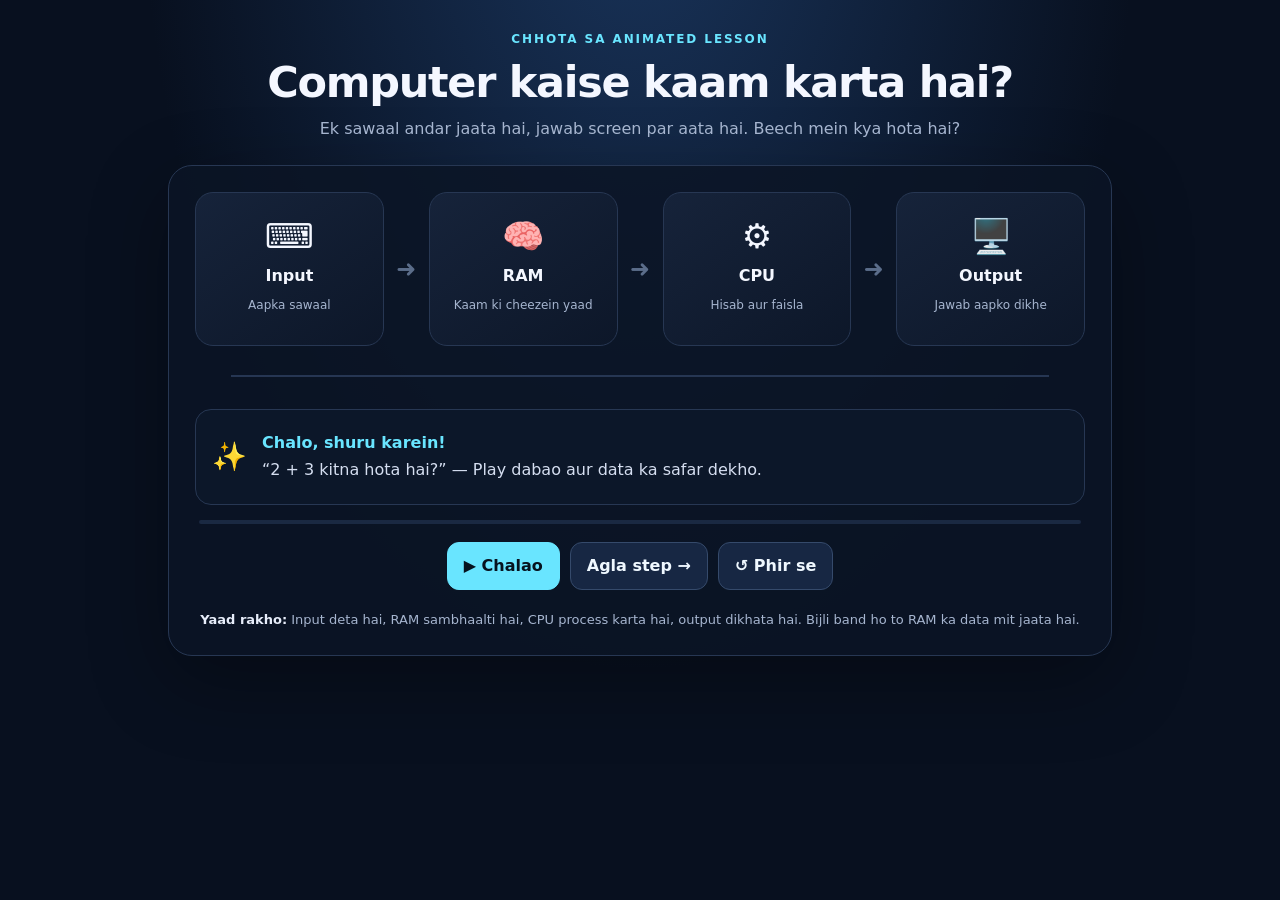
<file: apps/animations/computer-basics.html>
<!doctype html>
<html lang="hi">
<head>
<meta charset="utf-8">
<meta name="viewport" content="width=device-width, initial-scale=1">
<meta name="theme-color" content="#08101f">
<title>Computer kaise kaam karta hai?</title>
<link rel="icon" href="../../assets/tooldeck-mark.svg" type="image/svg+xml">
<style>
:root{color-scheme:dark;--bg:#08101f;--panel:#101b30;--line:#273753;--muted:#a6b5cf;--cyan:#69e5ff;--gold:#ffd166;--pink:#ff83b7;--green:#8df0bb}
*{box-sizing:border-box}body{margin:0;background:radial-gradient(ellipse at 50% -15%,#19345b 0,transparent 55%),var(--bg);color:#f4f7ff;font:16px/1.5 system-ui,-apple-system,"Noto Sans Devanagari",sans-serif;min-height:100vh}
main{width:min(980px,100%);margin:auto;padding:26px 18px 42px}header{text-align:center;margin:4px auto 24px}h1{font-size:clamp(27px,6vw,43px);line-height:1.2;margin:0 0 8px;letter-spacing:-.03em}header p{color:var(--muted);margin:0}.eyebrow{color:var(--cyan);font-size:12px;font-weight:800;letter-spacing:.16em;text-transform:uppercase;margin-bottom:9px}
.board{border:1px solid var(--line);background:#0b1425d9;border-radius:24px;padding:clamp(14px,3vw,26px);box-shadow:0 25px 80px #0005}.flow{display:grid;grid-template-columns:1fr 35px 1fr 35px 1fr 35px 1fr;align-items:center;gap:5px}.node{min-height:154px;border:1px solid var(--line);border-radius:18px;background:linear-gradient(145deg,#16233a,#0d1729);padding:15px 9px;text-align:center;transition:.35s}.node.active{border-color:var(--cyan);box-shadow:0 0 0 2px #69e5ff30,0 0 32px #69e5ff22;transform:translateY(-4px)}.icon{font-size:34px;line-height:1.2;margin:8px 0}.node h2{font-size:16px;margin:4px 0}.node small{color:var(--muted);font-size:12px}.arrow{color:#5b6d8a;text-align:center;font-size:24px}.arrow.lit{color:var(--cyan);text-shadow:0 0 14px var(--cyan)}
.packet{position:relative;height:42px;margin:9px 4% 2px;display:flex;align-items:center}.track{height:2px;background:#263653;width:100%}.dot{position:absolute;left:0;width:15px;height:15px;border-radius:50%;background:var(--cyan);box-shadow:0 0 16px var(--cyan);opacity:0;transform:translateX(-50%)}.packet.go .dot{opacity:1;animation:travel 2.2s ease-in-out infinite}.packet.go .track{background:linear-gradient(90deg,#263653,var(--cyan),#263653);background-size:200% 100%;animation:shine 2.2s linear infinite}@keyframes travel{0%{left:0}100%{left:100%}}@keyframes shine{to{background-position:200% 0}}
.status{margin:12px auto 0;min-height:96px;display:flex;align-items:center;gap:15px;border:1px solid var(--line);border-radius:16px;background:#0c1729;padding:16px}.statusIcon{font-size:28px;flex:0 0 auto}.status strong{display:block;color:var(--cyan);font-size:16px;margin-bottom:3px}.status p{margin:0;color:#d5def0}.controls{display:flex;justify-content:center;flex-wrap:wrap;gap:10px;margin:18px 0 8px}button{font:inherit;color:#eff8ff;background:#172743;border:1px solid #354a6b;border-radius:12px;padding:11px 16px;cursor:pointer;font-weight:700;transition:.2s}button:hover{border-color:var(--cyan);transform:translateY(-1px)}button.primary{background:var(--cyan);border-color:var(--cyan);color:#06121e}button:focus-visible{outline:3px solid #ffd166;outline-offset:3px}.progress{height:4px;border-radius:4px;background:#1a2942;overflow:hidden;margin:15px 4px 0}.bar{height:100%;width:0;background:var(--cyan);transition:width .4s}.foot{color:var(--muted);font-size:13px;text-align:center;margin:20px 5px 0}.foot b{color:#e7edfa}
@media(max-width:650px){main{padding:20px 12px 30px}.board{border-radius:19px}.flow{display:flex;flex-direction:column;gap:6px}.node{width:100%;min-height:120px}.arrow{font-size:18px;transform:rotate(90deg);line-height:1}.packet{margin-top:12px}.status{align-items:flex-start}}
@media(prefers-reduced-motion:reduce){*,*::before,*::after{animation-duration:.01ms!important;animation-iteration-count:1!important;scroll-behavior:auto!important;transition-duration:.01ms!important}}
</style>
</head>
<body>
<main>
<header><div class="eyebrow">Chhota sa animated lesson</div><h1>Computer kaise kaam karta hai?</h1><p>Ek sawaal andar jaata hai, jawab screen par aata hai. Beech mein kya hota hai?</p></header>
<section class="board" aria-label="Computer ke andar data ka safar">
<div class="flow" id="flow">
<article class="node" id="n0"><div class="icon">⌨️</div><h2>Input</h2><small>Aapka sawaal</small></article><div class="arrow" id="a0">➜</div>
<article class="node" id="n1"><div class="icon">🧠</div><h2>RAM</h2><small>Kaam ki cheezein yaad</small></article><div class="arrow" id="a1">➜</div>
<article class="node" id="n2"><div class="icon">⚙️</div><h2>CPU</h2><small>Hisab aur faisla</small></article><div class="arrow" id="a2">➜</div>
<article class="node" id="n3"><div class="icon">🖥️</div><h2>Output</h2><small>Jawab aapko dikhe</small></article>
</div>
<div class="packet" id="packet"><div class="track"></div><div class="dot"></div></div>
<div class="status" aria-live="polite"><div class="statusIcon" id="statusIcon">✨</div><div><strong id="title">Chalo, shuru karein!</strong><p id="description">“2 + 3 kitna hota hai?” — Play dabao aur data ka safar dekho.</p></div></div>
<div class="progress" aria-hidden="true"><div class="bar" id="bar"></div></div>
<div class="controls"><button class="primary" id="play">▶ Chalao</button><button id="next">Agla step →</button><button id="reset">↺ Phir se</button></div>
<p class="foot"><b>Yaad rakho:</b> Input deta hai, RAM sambhaalti hai, CPU process karta hai, output dikhata hai. Bijli band ho to RAM ka data mit jaata hai.</p>
</section>
</main>
<script>
const steps=[
 {title:"1. Aap input dete ho",description:"Keyboard se “2 + 3” likha. Computer is input ko numbers aur instructions ke roop mein samajhta hai.",icon:"⌨️",node:0},
 {title:"2. RAM kaam sambhaalti hai",description:"Sawaal aur zaroori program RAM mein temporarily rakhe jaate hain, taaki CPU un tak jaldi pahunch sake.",icon:"🧠",node:1},
 {title:"3. CPU hisaab karta hai",description:"CPU instruction padhta hai, samajhta hai aur execute karta hai: 2 + 3 = 5. Ise computer ka dimaag keh sakte hain.",icon:"⚙️",node:2},
 {title:"4. Jawab screen par aata hai",description:"Nateeja RAM se display tak jaata hai. Screen par “5” dikhta hai—computer ne kaam poora kar diya!",icon:"🖥️",node:3}
];let step=-1,timer=null;
const title=document.getElementById("title"),description=document.getElementById("description"),statusIcon=document.getElementById("statusIcon"),bar=document.getElementById("bar"),packet=document.getElementById("packet"),play=document.getElementById("play");
function show(i){step=(i+steps.length)%steps.length;const s=steps[step];title.textContent=s.title;description.textContent=s.description;statusIcon.textContent=s.icon;bar.style.width=((step+1)*25)+"%";document.querySelectorAll(".node").forEach((el,j)=>el.classList.toggle("active",j===s.node));document.querySelectorAll(".arrow").forEach((el,j)=>el.classList.toggle("lit",j<step));packet.classList.add("go");}
function stop(){if(timer){clearInterval(timer);timer=null}play.textContent="▶ Chalao";packet.classList.remove("go")}
function advance(){show(step+1);if(step===steps.length-1)stop()}
play.addEventListener("click",()=>{if(timer){stop();return}if(step===steps.length-1)step=-1;advance();play.textContent="⏸ Roko";timer=setInterval(advance,2900)});
document.getElementById("next").addEventListener("click",()=>{stop();advance()});
document.getElementById("reset").addEventListener("click",()=>{stop();step=-1;title.textContent="Chalo, shuru karein!";description.textContent="“2 + 3 kitna hota hai?” — Play dabao aur data ka safar dekho.";statusIcon.textContent="✨";bar.style.width="0";document.querySelectorAll(".node,.arrow").forEach(el=>el.classList.remove("active","lit"))});
</script>
</body>
</html>
</file>
<file: styles.css>
:root {
  color-scheme: dark;
  --bg: #080a0f;
  --bg-soft: #0b0f16;
  --panel: #10151e;
  --panel-deep: #0c1118;
  --text: #f3f5f8;
  --muted: #98a2b1;
  --muted-dim: #6f7987;
  --line: rgba(255, 255, 255, 0.09);
  --line-strong: rgba(255, 255, 255, 0.16);
  --teal: #48dfd8;
  --violet: #8b7cf6;
  --ink: #05100f;
  --max: 1240px;
  --pad: clamp(20px, 5vw, 64px);
  --sans: "Segoe UI Variable Display", "Segoe UI", ui-sans-serif, system-ui, -apple-system, sans-serif;
  --mono: "Cascadia Mono", "SFMono-Regular", ui-monospace, Consolas, monospace;
}

* { box-sizing: border-box; }
html { scroll-behavior: smooth; -webkit-text-size-adjust: 100%; }
body {
  margin: 0;
  background:
    radial-gradient(900px 600px at 82% -8%, rgba(139, 124, 246, 0.14), transparent 60%),
    radial-gradient(760px 520px at 8% 2%, rgba(72, 223, 216, 0.09), transparent 62%),
    var(--bg);
  color: var(--text);
  font: 16px/1.6 var(--sans);
  overflow-x: clip;
}
img { max-width: 100%; display: block; }
a { color: inherit; }
button { font: inherit; }
::selection { background: rgba(72, 223, 216, 0.28); color: #fff; }

.skip-link {
  position: fixed;
  top: 12px;
  left: 12px;
  z-index: 100;
  padding: 10px 16px;
  border-radius: 999px;
  background: var(--teal);
  color: var(--ink);
  font-weight: 700;
  text-decoration: none;
  transform: translateY(-160%);
}
.skip-link:focus { transform: none; }

:focus-visible {
  outline: 2px solid var(--teal);
  outline-offset: 3px;
}

/* Header */
.site-head {
  position: sticky;
  top: 0;
  z-index: 40;
  display: flex;
  align-items: center;
  gap: 28px;
  width: 100%;
  max-width: var(--max);
  margin: 0 auto;
  padding: 18px var(--pad);
  transition: background 0.3s ease, border-color 0.3s ease;
  border-bottom: 1px solid transparent;
}
.site-head.is-scrolled {
  background: rgba(8, 10, 15, 0.78);
  border-bottom-color: var(--line);
  backdrop-filter: blur(18px);
  -webkit-backdrop-filter: blur(18px);
}
.brand {
  display: inline-flex;
  align-items: center;
  gap: 11px;
  margin-right: auto;
  font-weight: 700;
  font-size: 1.02rem;
  letter-spacing: -0.02em;
  text-decoration: none;
}
.brand img { border-radius: 9px; }
.brand em {
  margin-left: 2px;
  color: var(--muted);
  font-style: normal;
  font-weight: 500;
}
.site-nav { display: flex; gap: 26px; }
.site-nav a {
  color: var(--muted);
  font-size: 0.88rem;
  text-decoration: none;
  transition: color 0.2s ease;
}
.site-nav a:hover { color: var(--text); }
.head-cta {
  display: inline-flex;
  align-items: center;
  gap: 8px;
  padding: 9px 16px;
  border: 1px solid var(--line-strong);
  border-radius: 999px;
  color: var(--text);
  font-size: 0.83rem;
  font-weight: 600;
  text-decoration: none;
  transition: border-color 0.2s ease, background 0.2s ease;
}
.head-cta svg { width: 15px; height: 15px; fill: none; stroke: var(--teal); stroke-width: 1.8; stroke-linecap: round; stroke-linejoin: round; }
.head-cta:hover { border-color: rgba(72, 223, 216, 0.5); background: rgba(72, 223, 216, 0.06); }

/* Shared */
.hero, .section, .site-foot {
  width: 100%;
  max-width: var(--max);
  margin: 0 auto;
  padding-inline: var(--pad);
}
.section { padding-top: clamp(70px, 10vw, 130px); scroll-margin-top: 88px; }
.eyebrow, .index-label {
  margin: 0;
  color: var(--muted);
  font-family: var(--mono);
  font-size: 0.7rem;
  letter-spacing: 0.14em;
  text-transform: uppercase;
}
.eyebrow { display: inline-flex; align-items: center; gap: 9px; color: #c5ccd6; }
.pulse {
  width: 6px;
  height: 6px;
  border-radius: 50%;
  background: var(--teal);
  box-shadow: 0 0 0 4px rgba(72, 223, 216, 0.12);
  animation: pulse 2.8s ease-in-out infinite;
}
.grad {
  background: linear-gradient(100deg, #52e6df 6%, #8ea4ff 52%, #c59bff 92%);
  -webkit-background-clip: text;
  background-clip: text;
  color: transparent;
}

.btn {
  display: inline-flex;
  align-items: center;
  justify-content: center;
  gap: 9px;
  min-height: 46px;
  padding: 0 20px;
  border: 1px solid transparent;
  border-radius: 999px;
  font-size: 0.9rem;
  font-weight: 650;
  letter-spacing: -0.01em;
  text-decoration: none;
  transition: transform 0.2s ease, background 0.2s ease, border-color 0.2s ease, filter 0.2s ease;
}
.btn svg { width: 17px; height: 17px; fill: none; stroke: currentColor; stroke-width: 1.8; stroke-linecap: round; stroke-linejoin: round; }
.btn-primary {
  background: linear-gradient(120deg, #5ee7dd, #8f9dff);
  color: #061210;
  box-shadow: 0 10px 34px rgba(72, 223, 216, 0.14);
}
.btn-primary:hover { filter: brightness(1.07); transform: translateY(-1px); }
.btn-ghost { border-color: var(--line-strong); color: var(--text); background: rgba(255, 255, 255, 0.015); }
.btn-ghost:hover { border-color: rgba(255, 255, 255, 0.28); background: rgba(255, 255, 255, 0.04); }
.btn-outline { border-color: var(--line-strong); color: var(--text); background: transparent; }
.btn-outline:hover { border-color: rgba(72, 223, 216, 0.5); }
.btn-small { min-height: 40px; padding: 0 16px; font-size: 0.82rem; border: 1px solid var(--line-strong); background: rgba(255, 255, 255, 0.02); }
.btn-small:hover { border-color: color-mix(in srgb, var(--accent, var(--teal)) 55%, transparent); background: rgba(255, 255, 255, 0.05); }
.btn-note { color: var(--muted); font-size: 0.72rem; font-weight: 500; }
.text-link {
  display: inline-flex;
  align-items: center;
  gap: 6px;
  color: var(--muted);
  font-size: 0.84rem;
  font-weight: 550;
  text-decoration: underline;
  text-decoration-color: rgba(255, 255, 255, 0.22);
  text-underline-offset: 5px;
  transition: color 0.2s ease;
}
.text-link svg { width: 14px; height: 14px; fill: none; stroke: currentColor; stroke-width: 1.8; stroke-linecap: round; stroke-linejoin: round; }
.text-link:hover { color: var(--teal); }

/* Hero */
.hero {
  display: grid;
  grid-template-columns: minmax(0, 1.02fr) minmax(0, 0.98fr);
  align-items: center;
  gap: clamp(30px, 5vw, 64px);
  min-height: calc(100dvh - 78px);
  padding-top: clamp(40px, 6vw, 72px);
  padding-bottom: clamp(64px, 8vw, 110px);
}
.hero-copy { max-width: 660px; position: relative; z-index: 2; }
.hero h1 {
  margin: 22px 0 24px;
  font-size: clamp(3.1rem, 7.6vw, 6.5rem);
  line-height: 0.94;
  letter-spacing: -0.058em;
  font-weight: 680;
}
.lede {
  max-width: 52ch;
  margin: 0 0 32px;
  color: #b3bcc9;
  font-size: clamp(1rem, 1.4vw, 1.13rem);
  line-height: 1.7;
}
.hero-actions { display: flex; flex-wrap: wrap; align-items: center; gap: 12px 14px; }
.hero-meta {
  display: flex;
  flex-wrap: wrap;
  gap: 0;
  margin: 36px 0 0;
  padding: 0;
  list-style: none;
  color: var(--muted-dim);
  font-family: var(--mono);
  font-size: 0.68rem;
  letter-spacing: 0.09em;
  text-transform: uppercase;
}
.hero-meta li + li { margin-left: 18px; padding-left: 18px; border-left: 1px solid var(--line); }

.hero-visual { position: relative; min-height: 600px; }
.glow {
  position: absolute;
  inset: 10% 4% 8%;
  border-radius: 50%;
  background: radial-gradient(circle at 50% 40%, rgba(72, 223, 216, 0.2), rgba(139, 124, 246, 0.16) 45%, transparent 70%);
  filter: blur(48px);
}
.phone {
  position: absolute;
  margin: 0;
  width: 236px;
  padding: 6px;
  border: 1px solid rgba(255, 255, 255, 0.16);
  border-radius: 30px;
  background: linear-gradient(170deg, #1a2230, #070a0f 60%);
  box-shadow: 0 40px 90px rgba(0, 0, 0, 0.6), inset 0 0 0 1px rgba(255, 255, 255, 0.03);
  overflow: hidden;
}
.phone::after {
  content: "";
  position: absolute;
  top: 10px;
  left: 50%;
  width: 64px;
  height: 5px;
  border-radius: 999px;
  background: rgba(8, 10, 15, 0.75);
  transform: translateX(-50%);
}
.phone img { width: 100%; height: auto; border-radius: 24px; }
.phone-main {
  top: 8%;
  left: 50%;
  z-index: 2;
  transform: translateX(-50%) rotate(-1.5deg);
  animation: drift 9s ease-in-out infinite;
}
.phone-left {
  top: 17%;
  left: 2%;
  z-index: 1;
  opacity: 0.66;
  transform: rotate(-10deg) scale(0.92);
}
.phone-right {
  top: 14%;
  right: 1%;
  z-index: 1;
  opacity: 0.66;
  transform: rotate(9deg) scale(0.92);
}
.float-chip {
  position: absolute;
  z-index: 3;
  display: inline-flex;
  align-items: center;
  gap: 8px;
  padding: 10px 14px;
  border: 1px solid rgba(255, 255, 255, 0.13);
  border-radius: 999px;
  background: rgba(16, 21, 30, 0.8);
  box-shadow: 0 16px 40px rgba(0, 0, 0, 0.38);
  color: #dbe1e9;
  font-size: 0.76rem;
  letter-spacing: -0.01em;
  backdrop-filter: blur(14px);
  -webkit-backdrop-filter: blur(14px);
}
.float-chip svg { width: 16px; height: 16px; fill: none; stroke: var(--teal); stroke-width: 1.6; stroke-linecap: round; stroke-linejoin: round; }
.chip-one { top: 4%; right: 4%; animation: drift 8s ease-in-out 0.4s infinite; }
.chip-two { bottom: 7%; left: 4%; animation: drift 8s ease-in-out 1.2s infinite; }

/* Section headings */
.section-head {
  display: grid;
  grid-template-columns: 180px minmax(0, 1fr);
  gap: 24px;
  align-items: start;
  margin-bottom: clamp(32px, 5vw, 52px);
}
.section-head .index-label { padding-top: 9px; }
.section-head h2 {
  margin: 0 0 10px;
  font-size: clamp(2.1rem, 4.4vw, 3.6rem);
  line-height: 1.02;
  letter-spacing: -0.045em;
}
.section-head p:not(.index-label) { max-width: 62ch; margin: 0; color: var(--muted); }

/* Feature */
.feature {
  position: relative;
  display: grid;
  grid-template-columns: minmax(0, 1.02fr) minmax(0, 0.98fr);
  gap: clamp(28px, 4vw, 56px);
  padding: clamp(24px, 4vw, 54px);
  border: 1px solid var(--line);
  border-radius: 30px;
  background:
    radial-gradient(700px 340px at 100% 0%, rgba(72, 223, 216, 0.08), transparent 60%),
    linear-gradient(180deg, #111722, #0b1017);
  overflow: hidden;
}
.feature::before {
  content: "";
  position: absolute;
  top: 0;
  left: 10%;
  right: 10%;
  height: 1px;
  background: linear-gradient(90deg, transparent, rgba(72, 223, 216, 0.6), rgba(139, 124, 246, 0.45), transparent);
}
.feature-copy { min-width: 0; }
.feature h3 {
  margin: 12px 0 14px;
  font-size: clamp(2.5rem, 5vw, 4.1rem);
  line-height: 0.98;
  letter-spacing: -0.055em;
}
.feature-lede { max-width: 50ch; margin: 0 0 22px; color: #bac3d0; }
.chips { display: flex; flex-wrap: wrap; gap: 8px; margin: 0 0 26px; padding: 0; list-style: none; }
.chips li {
  padding: 6px 11px;
  border: 1px solid var(--line);
  border-radius: 999px;
  color: #cbd3dd;
  font-family: var(--mono);
  font-size: 0.67rem;
  letter-spacing: 0.03em;
  background: rgba(255, 255, 255, 0.02);
}
.actions { display: flex; flex-wrap: wrap; align-items: center; gap: 12px; }
.facts {
  display: grid;
  grid-template-columns: repeat(3, minmax(0, 1fr));
  gap: 18px;
  margin: 30px 0 0;
  padding: 20px 0 0;
  border-top: 1px solid var(--line);
}
.facts dt {
  color: var(--muted-dim);
  font-family: var(--mono);
  font-size: 0.63rem;
  letter-spacing: 0.1em;
  text-transform: uppercase;
}
.facts dd { margin: 5px 0 0; font-size: 0.88rem; color: #dfe4ea; }
.fineprint { margin: 22px 0 0; color: var(--muted-dim); font-size: 0.78rem; line-height: 1.6; max-width: 54ch; }

.feature-gallery { display: flex; flex-direction: column; gap: 12px; min-width: 0; }
.screen-main {
  position: relative;
  display: block;
  width: 100%;
  aspect-ratio: 1024 / 500;
  padding: 0;
  border: 1px solid var(--line-strong);
  border-radius: 20px;
  background: #070a10;
  overflow: hidden;
  cursor: zoom-in;
}
.screen-main img {
  width: 100%;
  height: 100%;
  object-fit: cover;
  object-position: center;
  transition: transform 0.5s cubic-bezier(0.2, 0.7, 0.2, 1);
}
.screen-main:hover img { transform: scale(1.025); }
.expand-hint {
  position: absolute;
  right: 12px;
  bottom: 12px;
  display: inline-flex;
  align-items: center;
  gap: 6px;
  padding: 8px 11px;
  border: 1px solid rgba(255, 255, 255, 0.16);
  border-radius: 999px;
  background: rgba(8, 10, 15, 0.72);
  color: #e8edf3;
  font-size: 0.7rem;
  backdrop-filter: blur(10px);
}
.expand-hint svg { width: 14px; height: 14px; fill: none; stroke: currentColor; stroke-width: 1.8; stroke-linecap: round; stroke-linejoin: round; }
.screen-strip { display: grid; grid-template-columns: repeat(4, minmax(0, 1fr)); gap: 10px; }
.gallery-note { margin: 2px 2px 0; color: var(--muted-dim); font-size: 0.72rem; }
.screen-strip button {
  aspect-ratio: 9 / 13;
  padding: 0;
  border: 1px solid var(--line);
  border-radius: 10px;
  background: #070a10;
  overflow: hidden;
  cursor: zoom-in;
  transition: border-color 0.2s ease, transform 0.2s ease;
}
.screen-strip button:hover { border-color: rgba(72, 223, 216, 0.45); transform: translateY(-2px); }
.screen-strip img { width: 100%; height: 100%; object-fit: cover; object-position: top center; }

/* App cards */
.app-grid {
  display: grid;
  grid-template-columns: repeat(2, minmax(0, 1fr));
  gap: 16px;
  margin-top: 16px;
}
.app-card {
  display: flex;
  flex-direction: column;
  padding: clamp(22px, 3vw, 30px);
  border: 1px solid var(--line);
  border-radius: 24px;
  background: linear-gradient(180deg, rgba(17, 22, 31, 0.92), rgba(11, 15, 22, 0.92));
  transition: border-color 0.25s ease, transform 0.25s ease, background 0.25s ease;
}
.app-card:hover { border-color: var(--line-strong); transform: translateY(-3px); }
.card-top { display: flex; align-items: flex-start; justify-content: space-between; margin-bottom: 22px; }
.glyph {
  display: grid;
  place-items: center;
  width: 46px;
  height: 46px;
  border: 1px solid color-mix(in srgb, var(--accent) 30%, transparent);
  border-radius: 14px;
  background: color-mix(in srgb, var(--accent) 10%, transparent);
  color: var(--accent);
}
.glyph svg { width: 22px; height: 22px; fill: none; stroke: currentColor; stroke-width: 1.6; stroke-linecap: round; stroke-linejoin: round; }
.card-index { color: var(--muted-dim); font-family: var(--mono); font-size: 0.67rem; letter-spacing: 0.1em; }
.app-card h3 { margin: 0 0 10px; font-size: clamp(1.35rem, 2vw, 1.65rem); letter-spacing: -0.03em; }
.app-card p { margin: 0 0 20px; color: var(--muted); font-size: 0.9rem; max-width: 54ch; }
.app-card .chips { margin-bottom: 0; }
.card-actions {
  display: flex;
  flex-wrap: wrap;
  align-items: center;
  gap: 14px;
  margin-top: auto;
  padding-top: 24px;
}
.app-card-lab {
  border-style: dashed;
  background: linear-gradient(180deg, rgba(13, 17, 24, 0.7), rgba(9, 12, 17, 0.7));
}
.app-card-lab .glyph { --accent: #8d99a8; }
.lab-note { margin: 18px 0 0 !important; color: var(--muted-dim) !important; font-size: 0.78rem !important; }

/* Install */
.install {
  margin-top: clamp(70px, 10vw, 130px);
  padding-top: clamp(60px, 8vw, 100px);
  padding-bottom: clamp(60px, 8vw, 100px);
  border-top: 1px solid var(--line);
  border-bottom: 1px solid var(--line);
  background:
    radial-gradient(800px 360px at 15% 0%, rgba(72, 223, 216, 0.06), transparent 60%);
}
.install-layout { display: grid; grid-template-columns: minmax(0, 1.3fr) minmax(0, 0.7fr); gap: clamp(30px, 5vw, 64px); }
.install-steps { margin: 0; padding: 0; list-style: none; }
.install-steps li {
  display: grid;
  grid-template-columns: 62px minmax(0, 1fr);
  gap: 20px;
  padding: 28px 0;
  border-top: 1px solid var(--line);
}
.install-steps li:first-child { padding-top: 0; border-top: 0; }
.step-num {
  font-family: var(--mono);
  font-size: 0.82rem;
  color: var(--teal);
  letter-spacing: 0.08em;
}
.install-steps h3 { margin: 0 0 8px; font-size: 1.18rem; letter-spacing: -0.02em; }
.install-steps p { margin: 0 0 18px; color: var(--muted); font-size: 0.9rem; max-width: 52ch; }
.install-steps li:last-child p { margin-bottom: 0; }
.install-aside { display: flex; flex-direction: column; gap: 12px; }
.aside-block {
  padding: 22px;
  border: 1px solid var(--line);
  border-radius: 18px;
  background: rgba(16, 21, 30, 0.7);
}
.aside-block h3 { margin: 0 0 10px; font-size: 0.96rem; letter-spacing: -0.01em; }
.aside-block ul { margin: 0; padding: 0 0 0 17px; color: var(--muted); font-size: 0.83rem; }
.aside-block li + li { margin-top: 8px; }
.aside-block p { margin: 0; color: var(--muted); font-size: 0.83rem; }
.aside-block code {
  display: block;
  margin: 10px 0 14px;
  padding: 10px 12px;
  border: 1px solid var(--line);
  border-radius: 9px;
  background: #070a0f;
  color: #aeb8c6;
  font-family: var(--mono);
  font-size: 0.62rem;
  line-height: 1.55;
  word-break: break-all;
}
.copy-btn {
  display: inline-flex;
  align-items: center;
  gap: 7px;
  padding: 8px 12px;
  border: 1px solid var(--line-strong);
  border-radius: 999px;
  background: transparent;
  color: #dbe2ea;
  font-size: 0.73rem;
  cursor: pointer;
}
.copy-btn svg { width: 14px; height: 14px; fill: none; stroke: currentColor; stroke-width: 1.7; stroke-linecap: round; stroke-linejoin: round; }
.copy-btn:hover { border-color: rgba(72, 223, 216, 0.5); }
.aside-block.warn { border-color: rgba(240, 179, 94, 0.22); background: rgba(240, 179, 94, 0.045); }
.aside-block.warn h3 { color: #f0c384; }

/* About */
.about { padding-bottom: clamp(70px, 9vw, 120px); }
.about-grid { display: grid; grid-template-columns: minmax(0, 1.15fr) minmax(0, 0.85fr); gap: clamp(32px, 5vw, 70px); align-items: start; }
.about-copy h2 {
  margin: 14px 0 24px;
  font-size: clamp(2.3rem, 4.6vw, 3.9rem);
  line-height: 1.01;
  letter-spacing: -0.05em;
}
.about-copy p { max-width: 56ch; margin: 0 0 16px; color: var(--muted); }
.mail-link {
  display: inline-flex;
  align-items: center;
  gap: 9px;
  margin-top: 14px;
  padding-bottom: 4px;
  color: var(--text);
  font-size: clamp(0.98rem, 1.6vw, 1.12rem);
  font-weight: 550;
  text-decoration: none;
  border-bottom: 1px solid rgba(72, 223, 216, 0.35);
  transition: color 0.2s ease, border-color 0.2s ease;
}
.mail-link svg { width: 17px; height: 17px; fill: none; stroke: var(--teal); stroke-width: 1.8; stroke-linecap: round; stroke-linejoin: round; }
.mail-link:hover { color: var(--teal); border-color: var(--teal); }
.about-card {
  padding: 26px;
  border: 1px solid var(--line);
  border-radius: 24px;
  background: linear-gradient(180deg, #111722, #0b1017);
}
.about-mark { display: flex; align-items: center; gap: 14px; margin-bottom: 22px; }
.about-mark img { border-radius: 14px; }
.about-mark span { font-size: 1.4rem; font-weight: 700; letter-spacing: -0.03em; }
.about-card dl { margin: 0; }
.about-card dl div { display: flex; justify-content: space-between; gap: 16px; padding: 12px 0; border-top: 1px solid var(--line); }
.about-card dt { color: var(--muted-dim); font-size: 0.78rem; }
.about-card dd { margin: 0; text-align: right; font-size: 0.78rem; color: #d9e0e8; }
.about-card .text-link { margin-top: 20px; }

/* Footer */
.site-foot {
  display: flex;
  flex-wrap: wrap;
  align-items: center;
  gap: 16px 32px;
  padding-top: 30px;
  padding-bottom: 40px;
  border-top: 1px solid var(--line);
}
.foot-brand { display: inline-flex; align-items: center; gap: 10px; font-weight: 650; font-size: 0.9rem; }
.foot-brand img { border-radius: 8px; }
.site-foot p { margin: 0; color: var(--muted-dim); font-size: 0.78rem; }
.site-foot nav { display: flex; gap: 20px; margin-left: auto; }
.site-foot nav a { color: var(--muted); font-size: 0.78rem; text-decoration: none; }
.site-foot nav a:hover { color: var(--text); }

/* Dialog */
.shot-dialog {
  width: min(420px, calc(100vw - 32px));
  max-height: calc(100dvh - 32px);
  padding: 12px;
  border: 1px solid var(--line-strong);
  border-radius: 24px;
  background: #0b0f16;
  color: var(--text);
  overflow: hidden;
}
.shot-dialog::backdrop { background: rgba(3, 5, 8, 0.78); backdrop-filter: blur(6px); }
.shot-dialog[open] { animation: pop 0.24s ease-out; }
.shot-dialog img {
  width: 100%;
  max-height: calc(100dvh - 150px);
  object-fit: contain;
  border-radius: 16px;
  background: #070a10;
}
.dialog-bar { display: flex; align-items: center; gap: 12px; padding: 2px 2px 10px; }
.dialog-bar > span { color: var(--muted); font-family: var(--mono); font-size: 0.66rem; letter-spacing: 0.06em; text-transform: uppercase; margin-right: auto; }
.dialog-controls { display: flex; gap: 4px; }
.dialog-controls button {
  display: grid;
  place-items: center;
  width: 32px;
  height: 32px;
  border: 1px solid var(--line);
  border-radius: 9px;
  background: transparent;
  color: #cdd5df;
  cursor: pointer;
}
.dialog-controls button:hover { border-color: var(--line-strong); background: rgba(255, 255, 255, 0.04); }
.dialog-controls svg { width: 16px; height: 16px; fill: none; stroke: currentColor; stroke-width: 1.8; stroke-linecap: round; stroke-linejoin: round; }

/* Motion */
.reveal { animation: rise 0.7s cubic-bezier(0.2, 0.7, 0.2, 1) both; }
@keyframes rise { from { opacity: 0; transform: translateY(18px); } to { opacity: 1; transform: none; } }
@keyframes pulse { 0%, 100% { box-shadow: 0 0 0 4px rgba(72, 223, 216, 0.1); } 50% { box-shadow: 0 0 0 7px rgba(72, 223, 216, 0.04); } }
@keyframes drift { 0%, 100% { translate: 0 0; } 50% { translate: 0 -7px; } }
@keyframes pop { from { opacity: 0; transform: scale(0.97); } to { opacity: 1; transform: none; } }

/* Responsive */
@media (max-width: 1080px) {
  .hero { grid-template-columns: 1fr; min-height: auto; }
  .hero-copy { max-width: 760px; }
  .hero-visual { min-height: 540px; max-width: 720px; width: 100%; margin: 0 auto; }
  .phone { width: 220px; }
  .feature { grid-template-columns: 1fr; }
  .feature-gallery { margin-top: 6px; }
  .install-layout { grid-template-columns: 1fr; }
  .about-grid { grid-template-columns: 1fr; }
  .about-card { max-width: 520px; }
}
@media (max-width: 820px) {
  .site-nav { display: none; }
  .section-head { grid-template-columns: 1fr; gap: 10px; }
  .section-head .index-label { padding-top: 0; }
  .hero-visual { min-height: 500px; }
  .phone-left, .phone-right { display: none; }
  .phone { width: 232px; }
  .float-chip.chip-one { top: 2%; right: 2%; }
  .float-chip.chip-two { bottom: 4%; left: 2%; }
  .app-grid { grid-template-columns: 1fr; }
}
@media (max-width: 600px) {
  .site-head { gap: 14px; padding-top: 14px; padding-bottom: 14px; }
  .head-cta { padding: 8px 13px; font-size: 0.76rem; }
  .brand { font-size: 0.95rem; }
  .brand img { width: 27px; height: 27px; }
  .hero { padding-top: 42px; }
  .hero h1 { font-size: clamp(3rem, 15vw, 4.2rem); }
  .hero-actions .btn { width: 100%; }
  .hero-meta { gap: 8px 16px; }
  .hero-meta li + li { margin-left: 0; padding-left: 0; border-left: 0; }
  .hero-visual { min-height: 440px; margin-top: 8px; }
  .phone { width: 205px; }
  .float-chip { font-size: 0.68rem; padding: 8px 11px; }
  .chip-one { top: 0; }
  .chip-two { bottom: 2%; }
  .screen-main { aspect-ratio: 4 / 3; }
  .facts { grid-template-columns: 1fr 1fr; }
  .install-steps li { grid-template-columns: 40px minmax(0, 1fr); gap: 12px; }
  .actions .text-link { width: 100%; }
  .site-foot nav { margin-left: 0; width: 100%; }
  .site-foot { gap: 12px 20px; }
  .dialog-bar > span { max-width: 150px; overflow: hidden; text-overflow: ellipsis; white-space: nowrap; }
}
@media (prefers-reduced-motion: reduce) {
  html { scroll-behavior: auto; }
  .reveal, .phone-main, .pulse, .float-chip { animation: none !important; }
  .screen-main:hover img { transform: none; }
  .app-card:hover { transform: none; }
  .btn:hover { transform: none; }
  .shot-dialog[open] { animation: none; }
}
</file>
